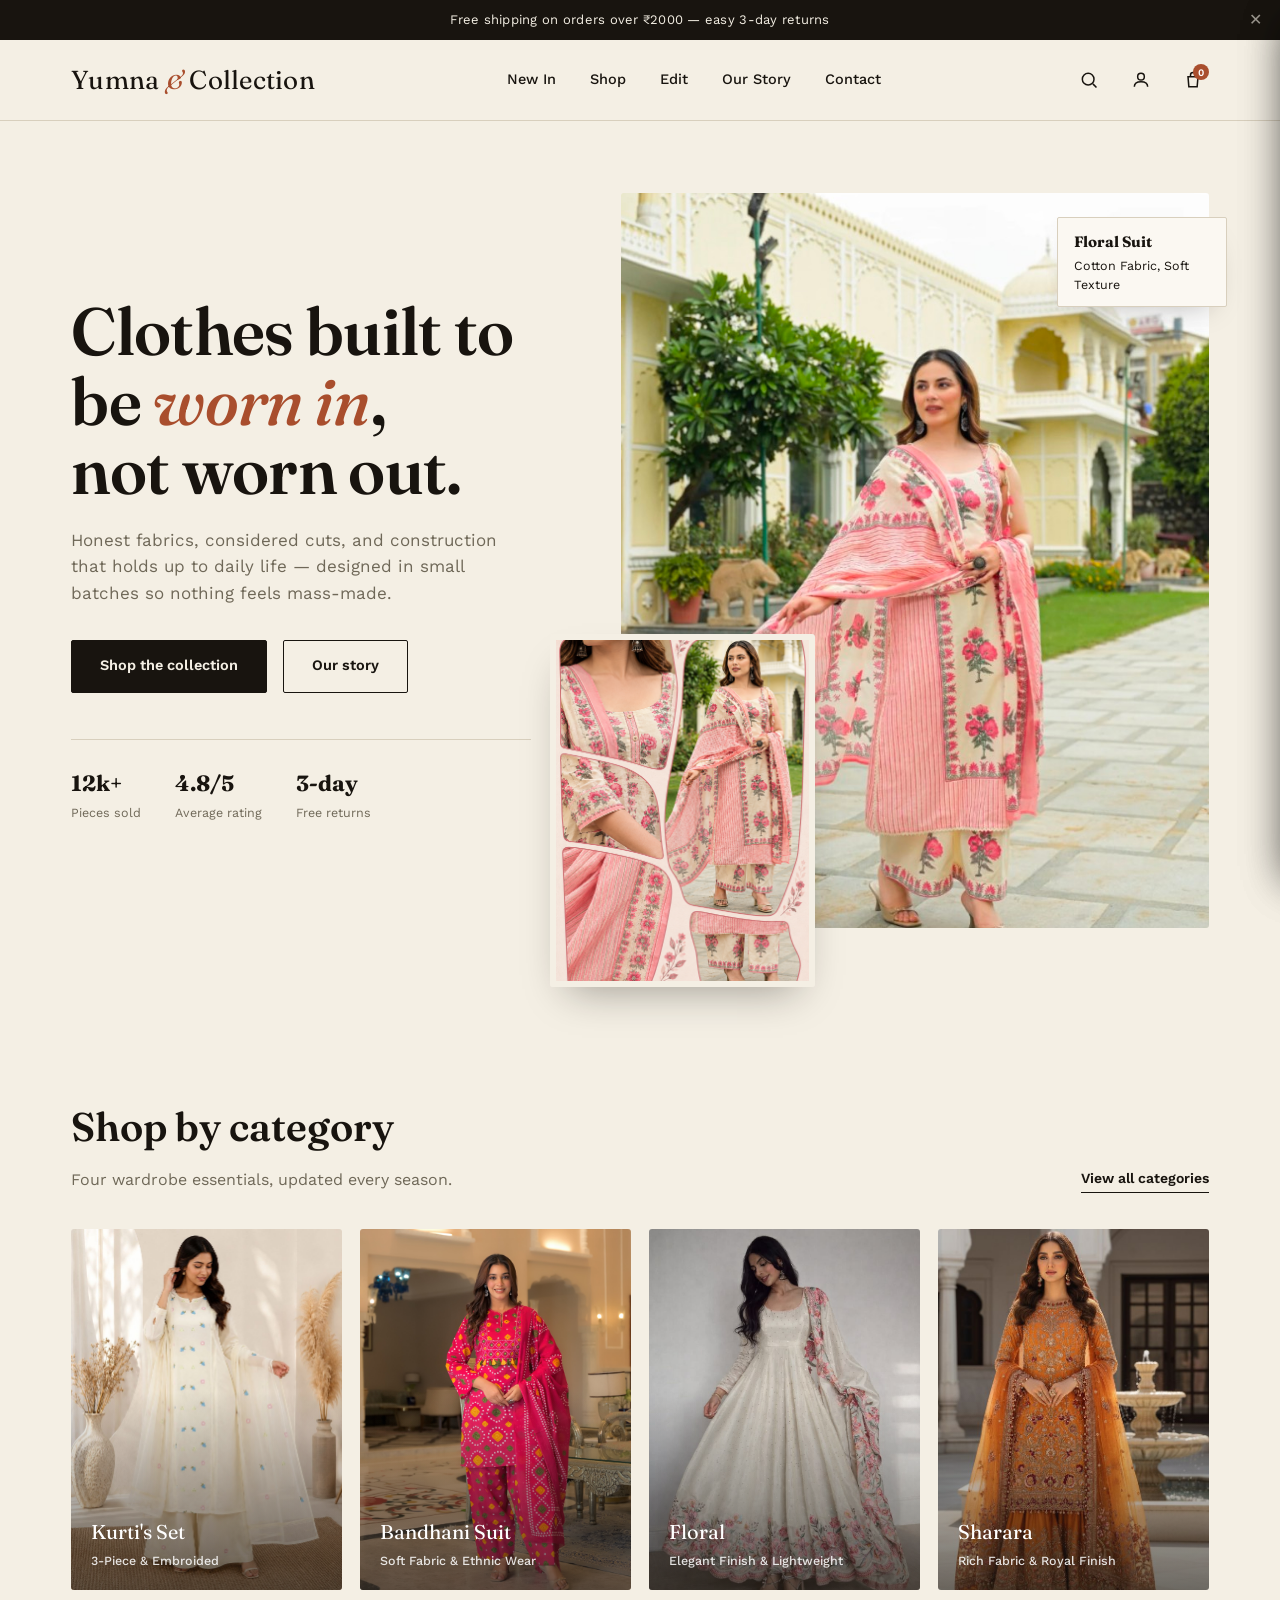
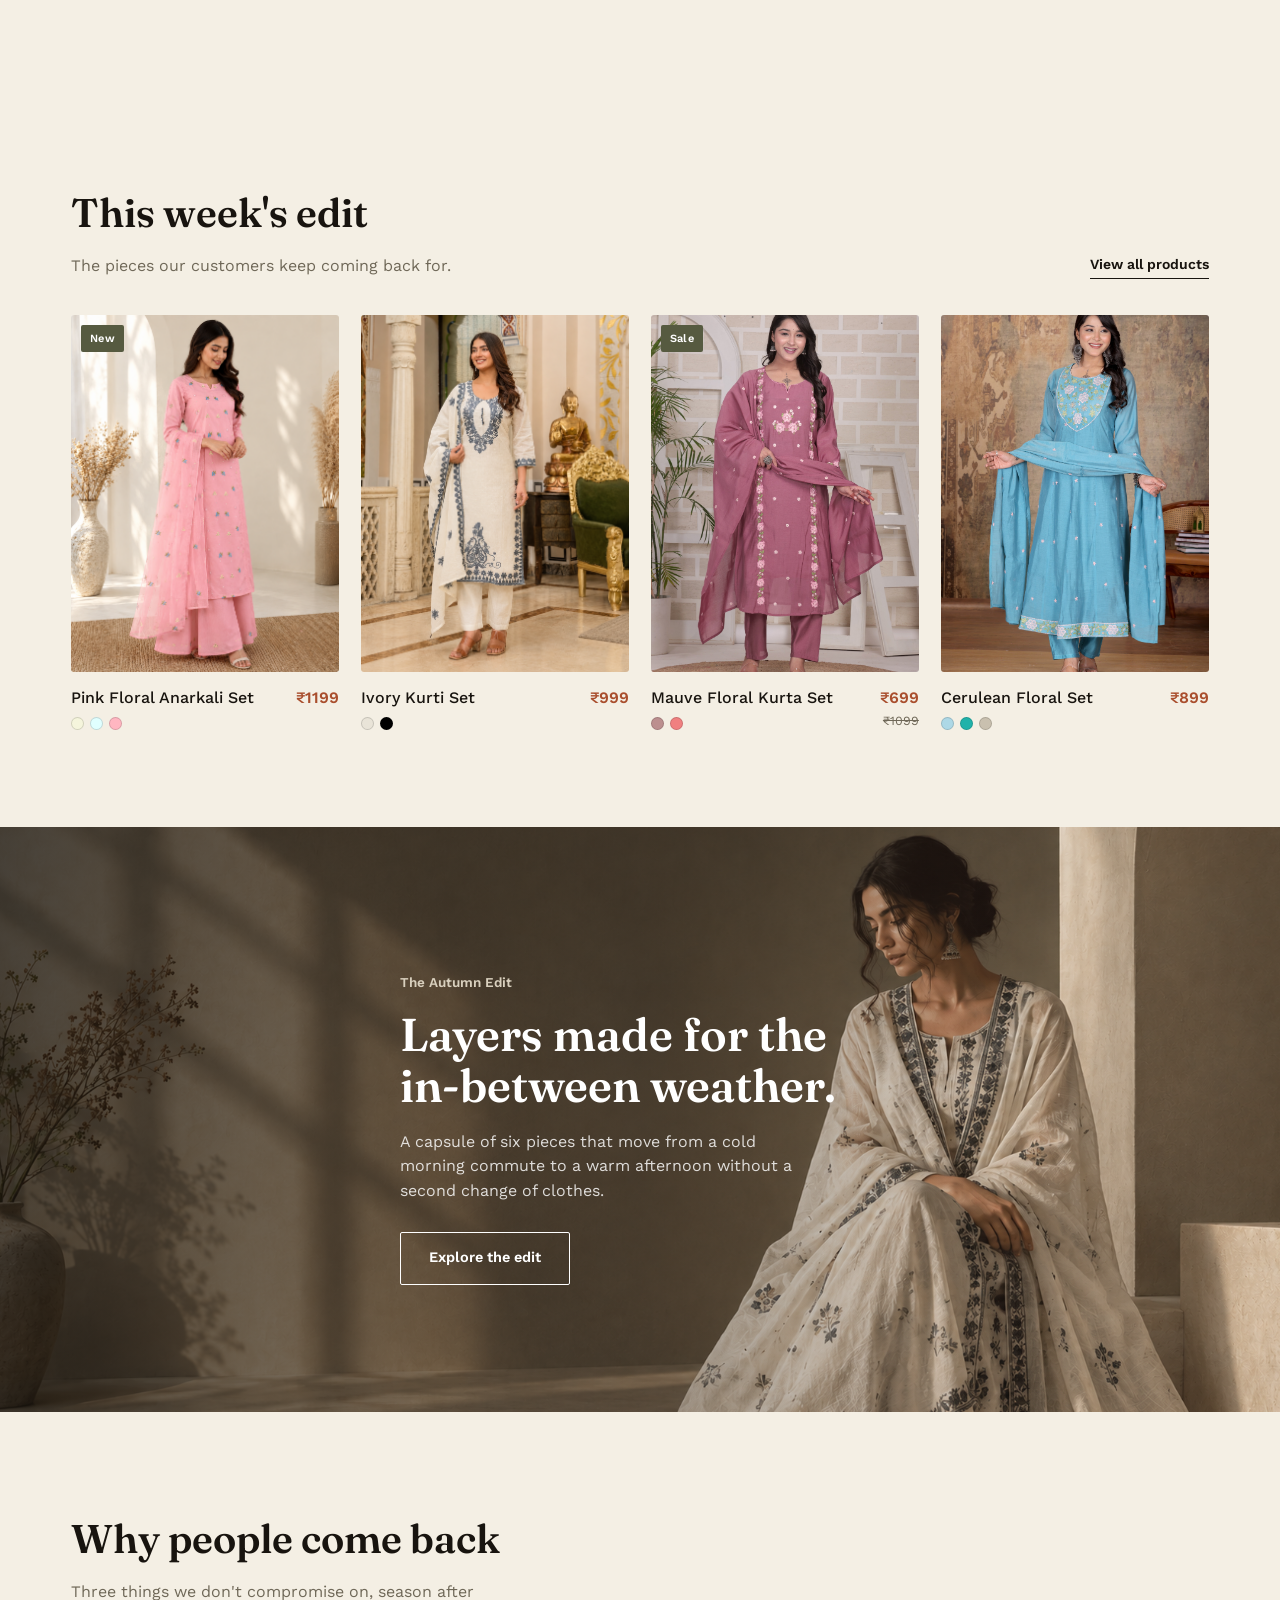
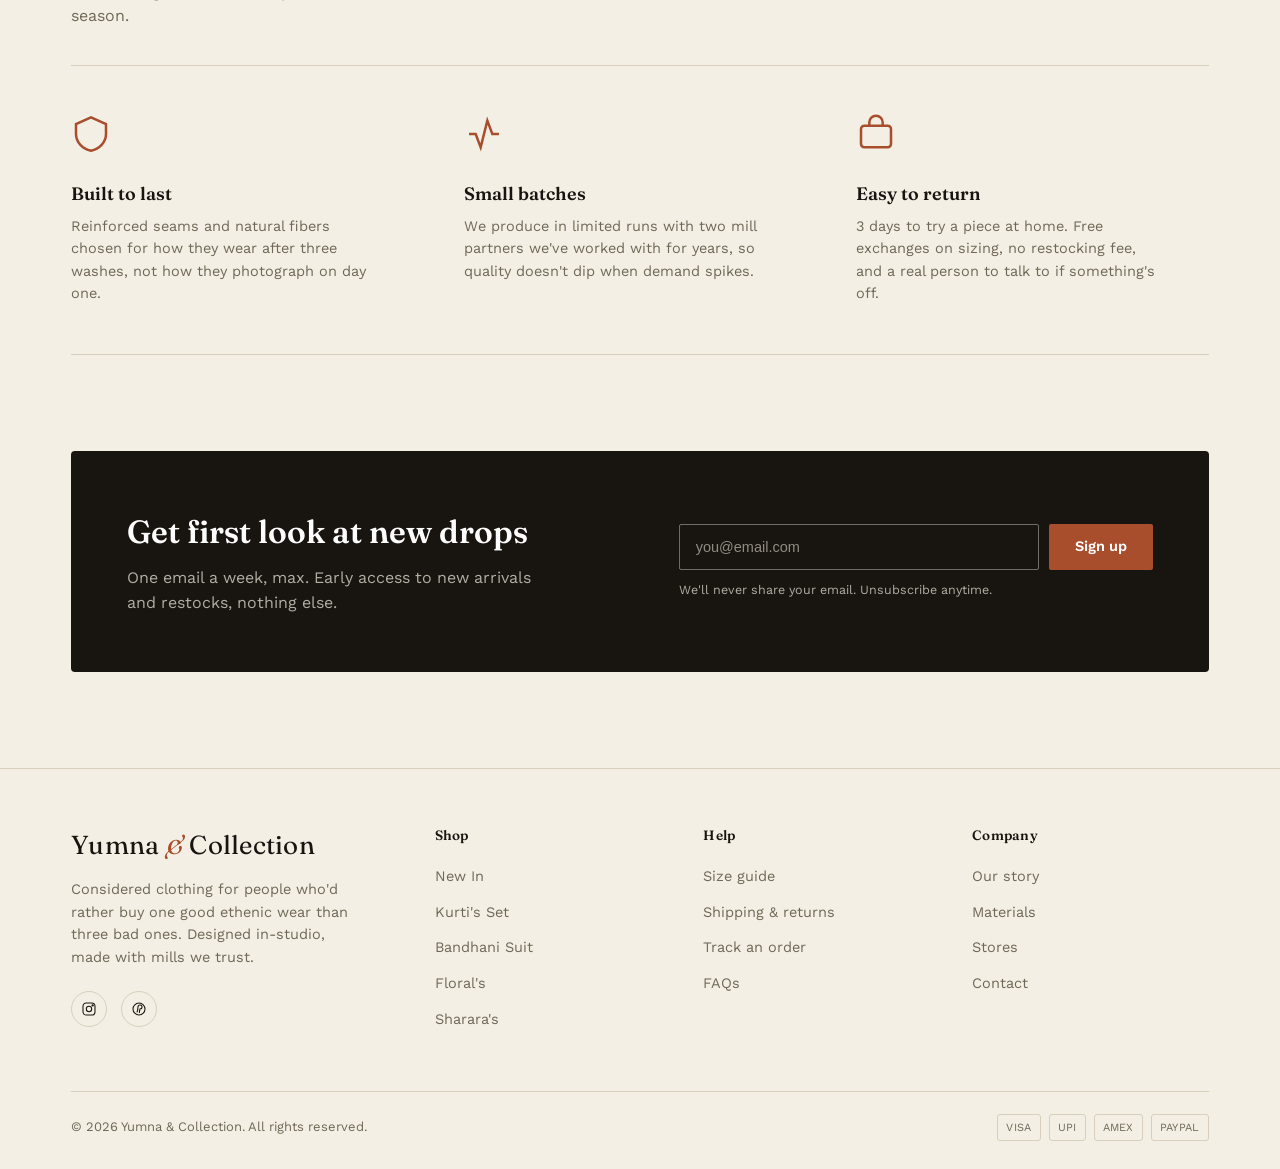
<file: index.html>
<!DOCTYPE html>
<html lang="en">
<head>
    <meta charset="UTF-8">
    <meta name="viewport" content="width=device-width, initial-scale=1.0">
    <title>Yumna Collection</title>
    <meta name="description" content="Yumna Collection — considered clothing, cut for everyday wear.">
    <link rel="stylesheet" href="style.css">
    <script src="script.js" defer></script>
    <link rel="preconnect" href="https://fonts.googleapis.com">
<link rel="preconnect" href="https://fonts.gstatic.com" crossorigin>
<link href="https://fonts.googleapis.com/css2?family=Fraunces:ital,opsz,wght@0,9..144,400;0,9..144,500;0,9..144,600;1,9..144,500&family=Work+Sans:wght@400;500;600&display=swap" rel="stylesheet">
</head>
<body>
    <!-- ================= ANNOUNCEMENT BAR ================= -->
<div class="announce" id="announceBar">
  Free shipping on orders over ₹2000 — easy 3-day returns
  <button id="announceClose" aria-label="Dismiss announcement">✕</button>
</div>

<!-- ================= HEADER ================= -->
<header class="site-header" id="siteHeader">
  <div class="wrap nav-row">
    <button class="menu-toggle" id="menuToggle" aria-label="Open menu" aria-expanded="false">
      <span></span><span></span><span></span>
    </button>

    <!-- REPLACE: brand name -->
    <a href="#top" class="brand-mark">Yumna <em>&amp;</em> Collection</a>

    <nav class="primary-nav" aria-label="Primary">
      <a href="#new-in">New In</a>
      <a href="#category">Shop</a>
      <a href="#lookbook">Edit</a>
      <a href="#story">Our Story</a>
      <a href="#contact">Contact</a>
    </nav>

    <div class="header-actions">
      <button class="icon-btn" id="searchOpen" aria-label="Search" aria-haspopup="true" aria-expanded="false">
        <svg viewBox="0 0 24 24" fill="none" stroke="currentColor" stroke-width="1.8"><circle cx="11" cy="11" r="7"/><line x1="21" y1="21" x2="16.65" y2="16.65"/></svg>
      </button>
      <a class="icon-btn" href="login.html" aria-label="Account, sign in or create account">
        <svg viewBox="0 0 24 24" fill="none" stroke="currentColor" stroke-width="1.8"><circle cx="12" cy="8" r="4"/><path d="M4 20c0-4 3.6-6 8-6s8 2 8 6"/></svg>
      </a>
      <button class="icon-btn bag-btn" id="cartOpen" aria-label="Bag" aria-haspopup="true" aria-expanded="false">
        <svg viewBox="0 0 24 24" fill="none" stroke="currentColor" stroke-width="1.8"><path d="M6 8h12l-1 12H7L6 8Z"/><path d="M9 8V6a3 3 0 0 1 6 0v2"/></svg>
        <span class="bag-count" id="bagCount" hidden>0</span>
      </button>
    </div>
  </div>
</header>

<!-- ================= MOBILE MENU PANEL ================= -->
<div class="scrim" id="scrim"></div>
<aside class="mobile-panel" id="mobilePanel">
  <div class="mobile-panel-head">
    <span class="brand-mark" style="font-size:20px;">Yumna <em>&amp;</em> Collection</span>
    <button class="icon-btn" id="panelClose" aria-label="Close menu">✕</button>
  </div>
  <nav aria-label="Mobile">
    <a href="#new-in">New In</a>
    <a href="#category">Shop</a>
    <a href="#lookbook">Edit</a>
    <a href="#story">Our Story</a>
    <a href="#contact">Contact</a>
    <a href="login.html">Account</a>
  </nav>
</aside>

<!-- ================= SEARCH OVERLAY ================= -->
<!-- Filters the products already in the page (see .product-card below) — no backend needed. -->
<div class="search-overlay" id="searchOverlay">
  <div class="wrap search-overlay-inner">
    <div class="search-field">
      <svg viewBox="0 0 24 24" fill="none" stroke="currentColor" stroke-width="1.8"><circle cx="11" cy="11" r="7"/><line x1="21" y1="21" x2="16.65" y2="16.65"/></svg>
      <input type="text" id="searchInput" placeholder="Search products…" autocomplete="off" aria-label="Search products">
      <button class="icon-btn" id="searchClose" aria-label="Close search">✕</button>
    </div>
    <p class="search-hint" id="searchHint">Start typing to search across all products.</p>
    <div class="search-results" id="searchResults"></div>
  </div>
</div>

<!-- ================= CART DRAWER ================= -->
<!-- Client-side cart: items are stored in the browser's localStorage under "yc_cart",
     so they persist between visits on the same device/browser. There is no server or
     payment processing here — wire the "Checkout" button to your real checkout flow
     (Stripe Checkout, a WhatsApp order-message link, your own backend, etc.) when ready. -->
<div class="scrim" id="cartScrim"></div>
<aside class="cart-drawer" id="cartDrawer" aria-label="Shopping bag">
  <div class="cart-head">
    <h3>Your Bag</h3>
    <button class="icon-btn" id="cartClose" aria-label="Close bag">✕</button>
  </div>
  <div class="cart-items" id="cartItems"><!-- populated by script.js --></div>
  <div class="cart-empty" id="cartEmpty">
    <p>Your bag is empty.</p>
  </div>
  <div class="cart-footer" id="cartFooter">
    <div class="cart-subtotal">
      <span>Subtotal</span>
      <strong id="cartSubtotal">₹0</strong>
    </div>
    <button class="btn btn-primary cart-checkout" id="cartCheckout">Checkout</button>
  </div>
</aside>

<!-- ================= SIZE GUIDE MODAL ================= -->
<!-- REPLACE the numbers in the table below with your brand's real measurements
     (all placeholder for now). Add/remove <tr> rows if your sizes differ. -->
<div class="scrim" id="sizeGuideScrim"></div>
<div class="modal" id="sizeGuideModal" role="dialog" aria-modal="true" aria-labelledby="sizeGuideTitle">
  <div class="modal-head">
    <h3 id="sizeGuideTitle">Size Guide</h3>
    <button class="icon-btn" id="sizeGuideClose" aria-label="Close size guide">✕</button>
  </div>
  <div class="modal-body">
    <p class="modal-note">All measurements are in inches. If you're between two sizes, we recommend sizing up.</p>
    <div class="size-table-wrap">
      <table class="size-table">
        <thead>
          <tr><th>Size</th><th>Bust</th><th>Waist</th><th>Hip</th><th>Shoulder</th><th>Length</th></tr>
        </thead>
        <tbody>
          <tr><td>XS</td><td>34</td><td>28</td><td>36</td><td>13.5</td><td>44</td></tr>
          <tr><td>S</td><td>36</td><td>30</td><td>38</td><td>14</td><td>45</td></tr>
          <tr><td>M</td><td>38</td><td>32</td><td>40</td><td>14.5</td><td>46</td></tr>
          <tr><td>L</td><td>40</td><td>34</td><td>42</td><td>15</td><td>47</td></tr>
          <tr><td>XL</td><td>42</td><td>36</td><td>44</td><td>15.5</td><td>48</td></tr>
          <tr><td>XXL</td><td>44</td><td>38</td><td>46</td><td>16</td><td>49</td></tr>
        </tbody>
      </table>
    </div>
    <p class="modal-note">
      <strong>How to measure:</strong> Bust — around the fullest part of your chest.
      Waist — around the narrowest part of your torso. Hip — around the fullest part
      of your hips. Shoulder — across the back from shoulder point to shoulder point.
      Length — from the highest shoulder point down to your desired hemline.
    </p>
  </div>
</div>

<!-- ================= SHIPPING & RETURNS / CONTACT MODAL ================= -->
<div class="scrim" id="returnsScrim"></div>
<div class="modal" id="returnsModal" role="dialog" aria-modal="true" aria-labelledby="returnsTitle">
  <div class="modal-head">
    <h3 id="returnsTitle">Shipping &amp; Returns</h3>
    <button class="icon-btn" id="returnsClose" aria-label="Close">✕</button>
  </div>
  <div class="modal-body">

    <div id="returnsFormWrap">
      <p class="modal-note">Not happy with your order, or have a shipping question? Tell us a bit more and we'll get back to you.</p>

      <form id="returnsForm" novalidate>
        <div class="form-field">
          <label for="returnsEmail">Your email</label>
          <input type="email" id="returnsEmail" placeholder="you@email.com" required>
        </div>

        <div class="form-field">
          <label>What's going on? <span class="field-hint">(select all that apply)</span></label>
          <div class="checkbox-group">
            <label class="checkbox-item"><input type="checkbox" name="reason" value="Wrong size"> Wrong size</label>
            <label class="checkbox-item"><input type="checkbox" name="reason" value="Didn't like the fabric"> Didn't like the fabric</label>
            <label class="checkbox-item"><input type="checkbox" name="reason" value="Item damaged"> Item arrived damaged</label>
            <label class="checkbox-item"><input type="checkbox" name="reason" value="Wrong item received"> Wrong item received</label>
            <label class="checkbox-item"><input type="checkbox" name="reason" value="Changed my mind"> Changed my mind</label>
            <label class="checkbox-item"><input type="checkbox" name="reason" value="Shipping delay"> Shipping is delayed</label>
            <label class="checkbox-item"><input type="checkbox" name="reason" value="Other"> Other</label>
          </div>
        </div>

        <div class="form-field">
          <label for="returnsMessage">Tell us more</label>
          <textarea id="returnsMessage" rows="4" placeholder="A few details help us sort this out faster..."></textarea>
        </div>

        <p class="form-error" id="returnsError"></p>

        <button type="submit" class="btn btn-primary" style="width:100%; justify-content:center;">Submit</button>
      </form>
    </div>

    <div id="returnsThanks" class="returns-thanks" hidden>
      <svg viewBox="0 0 24 24" fill="none" stroke="currentColor" stroke-width="1.6"><circle cx="12" cy="12" r="10"/><path d="M8 12.5l2.5 2.5L16 9.5"/></svg>
      <h4>Thanks — we'll reach out soon</h4>
      <p>We've got your message and will get back to you at the email you gave us, usually within 1–2 business days.</p>
    </div>

  </div>
</div>

<!-- ================= TRACK ORDER MODAL ================= -->
<!-- Front-end-only demo: this doesn't look up a real order (no backend exists to
     check). It collects the order number + email and shows an honest message —
     wire the form's submit handler in script.js to your real order/shipping
     platform (Shopify, Shiprocket, your own backend, etc.) to show live status. -->
<div class="scrim" id="trackScrim"></div>
<div class="modal" id="trackModal" role="dialog" aria-modal="true" aria-labelledby="trackTitle">
  <div class="modal-head">
    <h3 id="trackTitle">Track Your Order</h3>
    <button class="icon-btn" id="trackClose" aria-label="Close">✕</button>
  </div>
  <div class="modal-body">

    <div id="trackFormWrap">
      <p class="modal-note">Enter your order number and the email you used at checkout, and we'll look into it for you.</p>

      <form id="trackForm" novalidate>
        <div class="form-field">
          <label for="trackOrderId">Order number</label>
          <input type="text" id="trackOrderId" placeholder="e.g. YC10234" required>
        </div>
        <div class="form-field">
          <label for="trackEmail">Email used at checkout</label>
          <input type="email" id="trackEmail" placeholder="you@email.com" required>
        </div>

        <p class="form-error" id="trackError"></p>

        <button type="submit" class="btn btn-primary" style="width:100%; justify-content:center;">Check status</button>
      </form>
    </div>

    <div id="trackThanks" class="returns-thanks" hidden>
      <svg viewBox="0 0 24 24" fill="none" stroke="currentColor" stroke-width="1.6"><circle cx="12" cy="12" r="10"/><path d="M8 12.5l2.5 2.5L16 9.5"/></svg>
      <h4>Got it — we'll email you the update</h4>
      <p>Live order tracking isn't connected yet, so we've noted your order number and will send its current status to your email shortly.</p>
    </div>

  </div>
</div>

<!-- ================= FAQ MODAL ================= -->
<!-- REPLACE the questions/answers below with your own. Each .faq-item toggles
     independently when its question is clicked — no JS changes needed to add
     or remove one, just copy/paste a .faq-item block. -->
<div class="scrim" id="faqScrim"></div>
<div class="modal" id="faqModal" role="dialog" aria-modal="true" aria-labelledby="faqTitle">
  <div class="modal-head">
    <h3 id="faqTitle">Frequently Asked Questions</h3>
    <button class="icon-btn" id="faqClose" aria-label="Close">✕</button>
  </div>
  <div class="modal-body">
    <div class="faq-list">

      <div class="faq-item">
        <button type="button" class="faq-question">
          How long does delivery take?
          <svg viewBox="0 0 24 24" fill="none" stroke="currentColor" stroke-width="2"><path d="M6 9l6 6 6-6"/></svg>
        </button>
        <div class="faq-answer"><p>Orders typically arrive within 5–7 business days across India. You'll get a shipping confirmation email once your order is dispatched.</p></div>
      </div>

      <div class="faq-item">
        <button type="button" class="faq-question">
          What's your return policy?
          <svg viewBox="0 0 24 24" fill="none" stroke="currentColor" stroke-width="2"><path d="M6 9l6 6 6-6"/></svg>
        </button>
        <div class="faq-answer"><p>You can request a return within 3 days of delivery. Items must be unworn, unwashed, and in their original packaging.</p></div>
      </div>

      <div class="faq-item">
        <button type="button" class="faq-question">
          Do you offer Cash on Delivery?
          <svg viewBox="0 0 24 24" fill="none" stroke="currentColor" stroke-width="2"><path d="M6 9l6 6 6-6"/></svg>
        </button>
        <div class="faq-answer"><p>Yes — Cash on Delivery is available on most pin codes across India. You'll see the option at checkout if it's available for your address; a small COD handling fee may apply.</p></div>
      </div>

      <div class="faq-item">
        <button type="button" class="faq-question">
          How do I know my size?
          <svg viewBox="0 0 24 24" fill="none" stroke="currentColor" stroke-width="2"><path d="M6 9l6 6 6-6"/></svg>
        </button>
        <div class="faq-answer"><p>Check the <a href="#" id="faqSizeGuideLink">Size Guide</a> for detailed measurements before you order.</p></div>
      </div>

      <div class="faq-item">
        <button type="button" class="faq-question">
          Can I change or cancel my order?
          <svg viewBox="0 0 24 24" fill="none" stroke="currentColor" stroke-width="2"><path d="M6 9l6 6 6-6"/></svg>
        </button>
        <div class="faq-answer"><p>Yes — contact us within 12 hours of placing your order and we'll do our best to update the size, address, or cancel it before it ships.</p></div>
      </div>

    </div>
  </div>
</div>

<main id="top">

  <!-- ================= HERO ================= -->
  <section class="hero" id="new-in">
    <div class="wrap hero-grid">
      <div class="hero-copy">
        <h1>Clothes built to<br>be <span class="accent">worn in</span>,<br>not worn out.</h1>
        <p class="lede">Honest fabrics, considered cuts, and construction that holds up to daily life — designed in small batches so nothing feels mass-made.</p>
        <div class="hero-ctas">
          <a href="#category" class="btn btn-primary">Shop the collection</a>
          <a href="#story" class="btn btn-ghost">Our story</a>
        </div>
        <div class="hero-stats">
          <div><strong>12k+</strong><span>Pieces sold</span></div>
          <div><strong>4.8/5</strong><span>Average rating</span></div>
          <div><strong>3-day</strong><span>Free returns</span></div>
        </div>
      </div>

      <div class="hero-media">
        <!-- REPLACE: main hero photo, portrait crop, ~1000x1250px -->
        <div class="frame-1">
          <img class="ph" src="home/image/frame-1.jpeg" alt="Floral Suit">
        </div>
        <!-- REPLACE: secondary detail photo, ~600x800px -->
        <div class="frame-2">
          <img class="ph" src="home/image/detailed-shot.png" alt="Floral Suit Detailed">
        </div>
        <div class="hero-tag"><strong>Floral Suit</strong>Cotton Fabric, Soft Texture</div>
      </div>
    </div>
  </section>

  <!-- ================= CATEGORY RAIL ================= -->
  <section class="section" id="category">
    <div class="wrap">
      <div class="section-head">
        <div>
          <h2>Shop by category</h2>
          <p>Four wardrobe essentials, updated every season.</p>
        </div>
        <a href="category.html" class="section-link">View all categories</a>
      </div>

      <div class="category-rail">
        <!-- Each category-card: REPLACE image + label. The href's ?cat= value
             must match a data-cat on a .category-tab in category.html, and
             a data-category on the matching .product-card below. -->
        <a href="category.html?cat=kurti" class="category-card">
          <img class="ph" src="home/image/kurti.jpeg" alt="kurti">
          <span class="label">Kurti's Set<span>3-Piece &amp; Embroided</span></span>
        </a>
        <a href="category.html?cat=bandhani" class="category-card">
          <img class="ph" src="home/image/bandhani.png" alt="Bandhani">
          <span class="label">Bandhani Suit<span>Soft Fabric &amp; Ethnic Wear</span></span>
        </a>
        <a href="category.html?cat=floral" class="category-card">
          <img class="ph" src="home/image/anarkali.png" alt="Anarkali">
          <span class="label">Floral<span>Elegant Finish &amp; Lightweight</span></span>
        </a>
        <a href="category.html?cat=sharara" class="category-card">
          <img class="ph" src="home/image/sharara.jpeg" alt="Sharara">
          <span class="label">Sharara<span>Rich Fabric &amp; Royal Finish</span></span>
        </a>
      </div>
    </div>
  </section>

  <!-- ================= FEATURED PRODUCTS ================= -->
  <section class="section" id="bestsellers">
    <div class="wrap">
      <div class="section-head">
        <div>
          <h2>This week's edit</h2>
          <p>The pieces our customers keep coming back for.</p>
        </div>
        <a href="category.html" class="section-link">View all products</a>
      </div>

      <div class="product-grid">

        <!-- PRODUCT CARD — duplicate this block for each product.
             Swap the two images (main + alt shown on hover), name, price, and colors.
             data-id / data-name / data-price / data-image are read by script.js for the search bar —
             keep data-id unique per card and data-price a plain number (no ₹ sign). -->
        <div class="product-card" data-id="p1" data-name="Pink Floral Anarkali Set" data-price="1199" data-image="home/image/ph-main1.png" data-category="floral">
          <div class="product-media">
            <span class="product-tag">New</span>
            <img class="ph main" src="home/image/ph-main1.png" alt="Pink Floral Anarkali Set">
            <img class="ph alt" src="home/image/ph-alt1.png" alt="Pink Floral Anarkali Set Backview">
            <button class="product-quickadd">Quick add</button>
          </div>
          <div class="product-info">
            <div>
              <h3>Pink Floral Anarkali Set</h3>
              <div class="swatches">
                <i style="background:beige"></i><i style="background:lightcyan"></i><i style="background:lightpink"></i>
              </div>
            </div>
            <div class="product-price"><span class="now">₹1199</span></div>
          </div>
        </div>

        <div class="product-card" data-id="p2" data-name="Ivory Kurti Set" data-price="999" data-image="home/image/ph-main2.png" data-category="kurti">
          <div class="product-media">
            <img class="ph main" src="home/image/ph-main2.png" alt="Ivory Kurti Set">
            <img class="ph alt" src="home/image/ph-alt2.png" alt="Ivory Kurti Set backview">
            <button class="product-quickadd">Quick add</button>
          </div>
          <div class="product-info">
            <div>
              <h3>Ivory Kurti Set</h3>
              <div class="swatches">
                <i style="background:#e9e4d8"></i><i style="background:black"></i>
              </div>
            </div>
            <div class="product-price"><span class="now">₹999</span></div>
          </div>
        </div>

        <div class="product-card" data-id="p3" data-name="Mauve Floral Kurta Set" data-price="699" data-image="home/image/ph-main3.jpeg" data-category="kurti">
          <div class="product-media">
            <span class="product-tag">Sale</span>
            <img class="ph main" src="home/image/ph-main3.jpeg" alt="Mauve Floral Kurta Set">
            <img class="ph alt" src="home/image/ph-alt3.png" alt="Mauve Floral Kurta Set Backview">
            <button class="product-quickadd">Quick add</button>
          </div>
          <div class="product-info">
            <div>
              <h3>Mauve Floral Kurta Set</h3>
              <div class="swatches">
                <i style="background:rosybrown"></i><i style="background:lightcoral"></i>
              </div>
            </div>
            <div class="product-price"><span class="now">₹699</span><span class="was">₹1099</span></div>
          </div>
        </div>

        <div class="product-card" data-id="p4" data-name="Cerulean Floral Set" data-price="899" data-image="home/image/ph-main4.jpeg" data-category="floral">
          <div class="product-media">
            <img class="ph main" src="home/image/ph-main4.jpeg" alt="Cerulean Floral Set">
            <img class="ph alt" src="home/image/ph-alt4.png" alt="Cerulean Floral Set Backview">
            <button class="product-quickadd">Quick add</button>
          </div>
          <div class="product-info">
            <div>
              <h3>Cerulean Floral Set</h3>
              <div class="swatches">
                <i style="background:lightblue"></i><i style="background:lightseagreen"></i><i style="background:#c9c0af"></i>
              </div>
            </div>
            <div class="product-price"><span class="now">₹899</span></div>
          </div>
        </div>

      </div>
    </div>
  </section>

  <!-- ================= LOOKBOOK BANNER ================= -->
  <section class="lookbook" id="lookbook">
    <!-- REPLACE: full-bleed lookbook photo, wide crop, ~1800x1000px -->
    <img class="ph" src="home/image/lookbook.png" alt="Autumn lookbook editorial photo">
    <div class="wrap">
      <div class="lookbook-content">
        <p class="hero-eyebrow">The Autumn Edit</p>
        <h2>Layers made for the in-between weather.</h2>
        <p>A capsule of six pieces that move from a cold morning commute to a warm afternoon without a second change of clothes.</p>
        <a href="category.html" class="btn btn-ghost">Explore the edit</a>
      </div>
    </div>
  </section>

  <!-- ================= VALUES / STORY ================= -->
  <section class="section" id="story">
    <div class="wrap">
      <div class="section-head">
        <div>
          <h2>Why people come back</h2>
          <p>Three things we don't compromise on, season after season.</p>
        </div>
      </div>

      <div class="values">
        <div class="value-item">
          <svg class="glyph" viewBox="0 0 24 24" fill="none" stroke="currentColor" stroke-width="1.5"><path d="M12 2 3 6v6c0 5 4 9 9 10 5-1 9-5 9-10V6l-9-4Z"/></svg>
          <h3>Built to last</h3>
          <p>Reinforced seams and natural fibers chosen for how they wear after three washes, not how they photograph on day one.</p>
        </div>
        <div class="value-item">
          <svg class="glyph" viewBox="0 0 24 24" fill="none" stroke="currentColor" stroke-width="1.5"><path d="M3 12h4l3 8 4-16 3 8h4"/></svg>
          <h3>Small batches</h3>
          <p>We produce in limited runs with two mill partners we've worked with for years, so quality doesn't dip when demand spikes.</p>
        </div>
        <div class="value-item">
          <svg class="glyph" viewBox="0 0 24 24" fill="none" stroke="currentColor" stroke-width="1.5"><rect x="3" y="7" width="18" height="13" rx="2"/><path d="M8 7V5a4 4 0 0 1 8 0v2"/></svg>
          <h3>Easy to return</h3>
          <p>3 days to try a piece at home. Free exchanges on sizing, no restocking fee, and a real person to talk to if something's off.</p>
        </div>
      </div>
    </div>
  </section>

  <!-- ================= NEWSLETTER ================= -->
  <section class="section" style="padding-top:0;" id="contact">
    <div class="wrap">
      <div class="newsletter">
        <div>
          <h2>Get first look at new drops</h2>
          <p>One email a week, max. Early access to new arrivals and restocks, nothing else.</p>
        </div>
        <div>
          <form class="newsletter-form" id="newsletterForm" novalidate>
            <input type="email" id="newsletterEmail" placeholder="you@email.com" aria-label="Email address" required>
            <button type="submit">Sign up</button>
          </form>
          <p class="newsletter-note" id="newsletterNote">We'll never share your email. Unsubscribe anytime.</p>
        </div>
      </div>
    </div>
  </section>

</main>

<!-- ================= FOOTER ================= -->
<footer>
  <div class="wrap">
    <div class="footer-grid">
      <div class="footer-brand">
        <!-- REPLACE: brand name -->
        <span class="brand-mark">Yumna <em>&amp;</em> Collection</span>
        <p>Considered clothing for people who'd rather buy one good ethenic wear than three bad ones. Designed in-studio, made with mills we trust.</p>
        <div class="footer-social" aria-label="Social links">
          <a href="https://www.instagram.com/" aria-label="Instagram"><svg viewBox="0 0 24 24" fill="none" stroke="currentColor" stroke-width="1.6"><rect x="3" y="3" width="18" height="18" rx="5"/><circle cx="12" cy="12" r="4"/><circle cx="17.5" cy="6.5" r="1"/></svg></a>
          <a href="https://in.pinterest.com/" aria-label="Pinterest"><svg viewBox="0 0 24 24" fill="none" stroke="currentColor" stroke-width="1.6"><circle cx="12" cy="12" r="9"/><path d="M9 17c1-3 1.5-6 1.5-8a3 3 0 1 1 3 3c-.5 2-1 4.5-1 6"/></svg></a>
        </div>
      </div>

      <div class="footer-col">
        <h4>Shop</h4>
        <ul>
          <li><a href="#bestsellers">New In</a></li>
          <li><a href="category.html?cat=kurti">Kurti's Set</a></li>
          <li><a href="category.html?cat=bandhani">Bandhani Suit</a></li>
          <li><a href="category.html?cat=floral">Floral's</a></li>
          <li><a href="category.html?cat=sharara">Sharara's</a></li>
        </ul>
      </div>

      <div class="footer-col">
        <h4>Help</h4>
        <ul>
          <li><a href="#" id="sizeGuideOpen">Size guide</a></li>
          <li><a href="#" id="returnsOpen">Shipping &amp; returns</a></li>
          <li><a href="#" id="trackOpen">Track an order</a></li>
          <li><a href="#" id="faqOpen">FAQs</a></li>
        </ul>
      </div>

      <div class="footer-col">
        <h4>Company</h4>
        <ul>
          <li><a href="#story">Our story</a></li>
          <!-- NOTE: no "Materials" or "Stores" section/page exists yet on this
               site — these two still point to "#" on purpose. Point them at a
               real page/section once you have one, or remove them. -->
          <li><a href="#">Materials</a></li>
          <li><a href="#">Stores</a></li>
          <li><a href="#contact">Contact</a></li>
        </ul>
      </div>
    </div>

    <div class="footer-bottom">
      <span>© <span id="year"></span> Yumna &amp; Collection. All rights reserved.</span>
      <div class="payments">
        <span>VISA</span><span>UPI</span><span>AMEX</span><span>PAYPAL</span>
      </div>
    </div>
  </div>
</footer>

<button class="to-top" id="toTop" aria-label="Back to top">
  <svg viewBox="0 0 24 24" fill="none" stroke="currentColor" stroke-width="2"><path d="M12 19V5M5 12l7-7 7 7"/></svg>
</button>
</body>
</html>
</file>
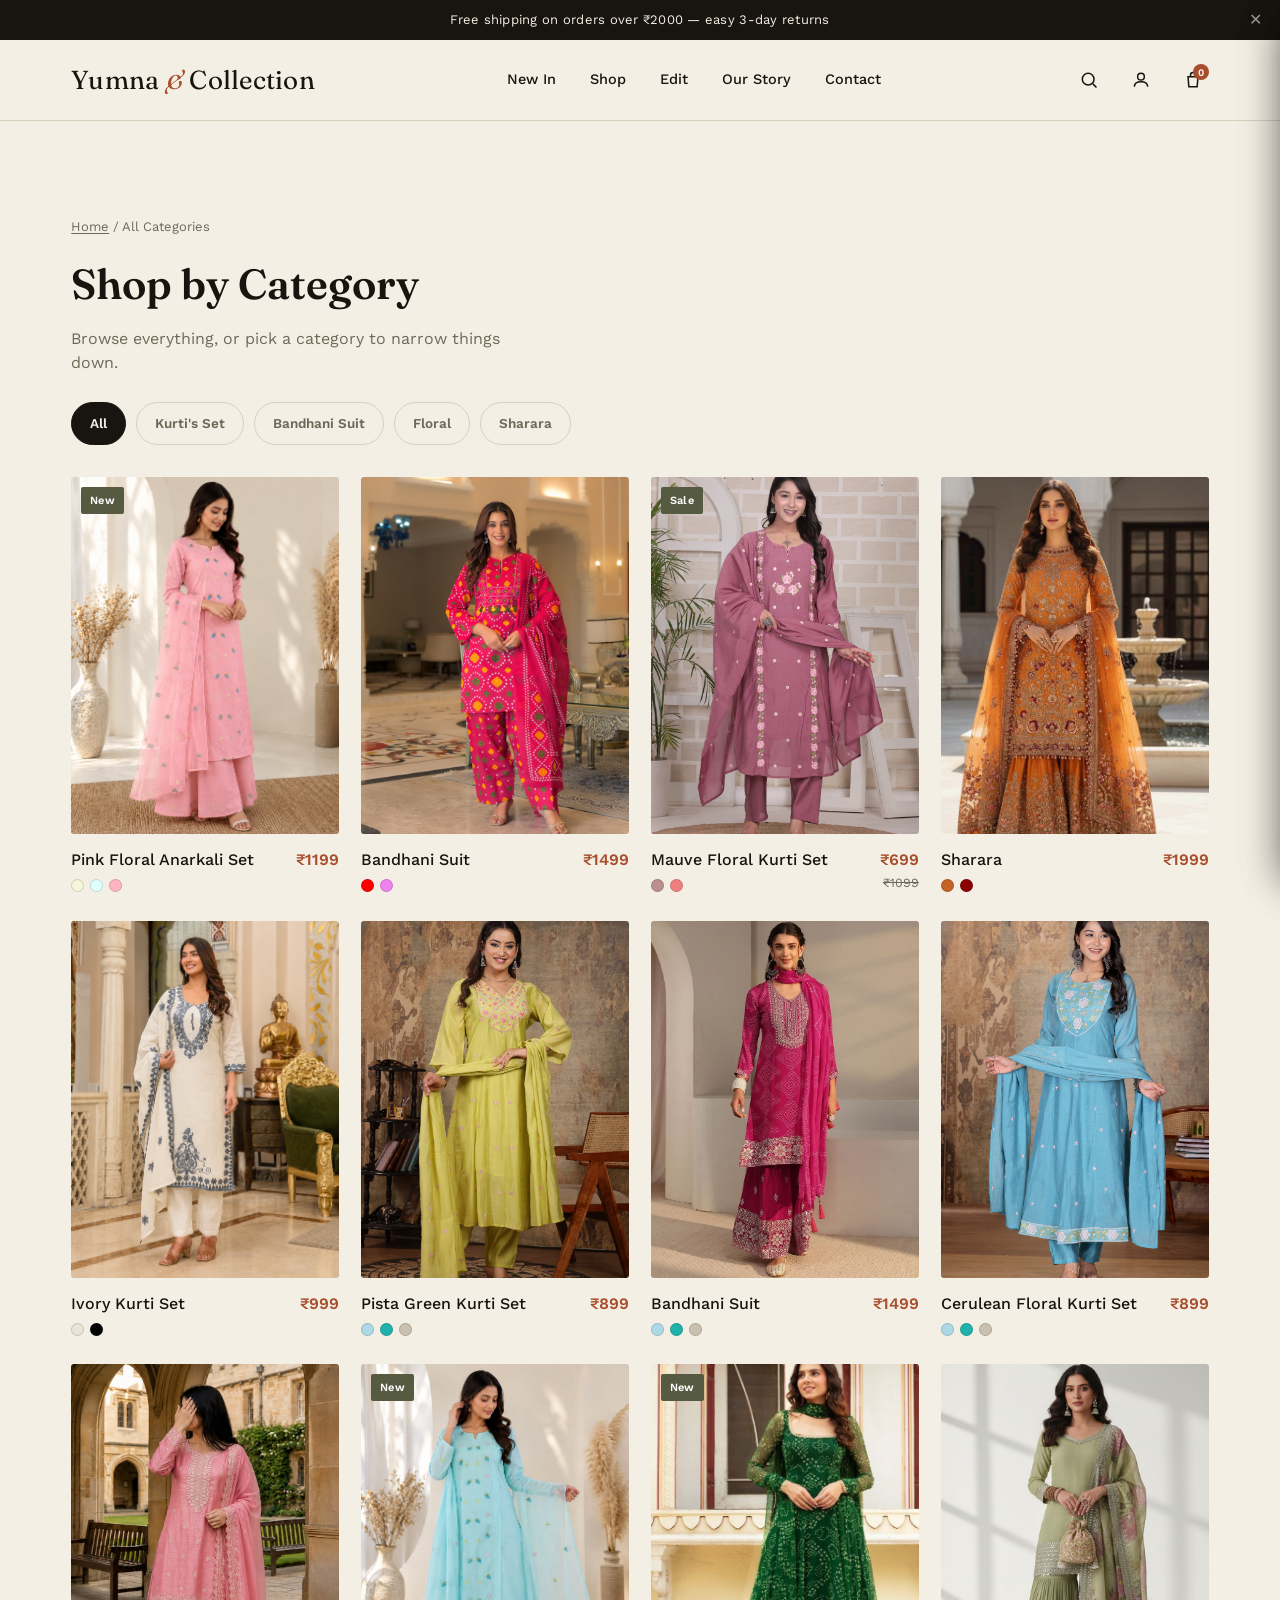
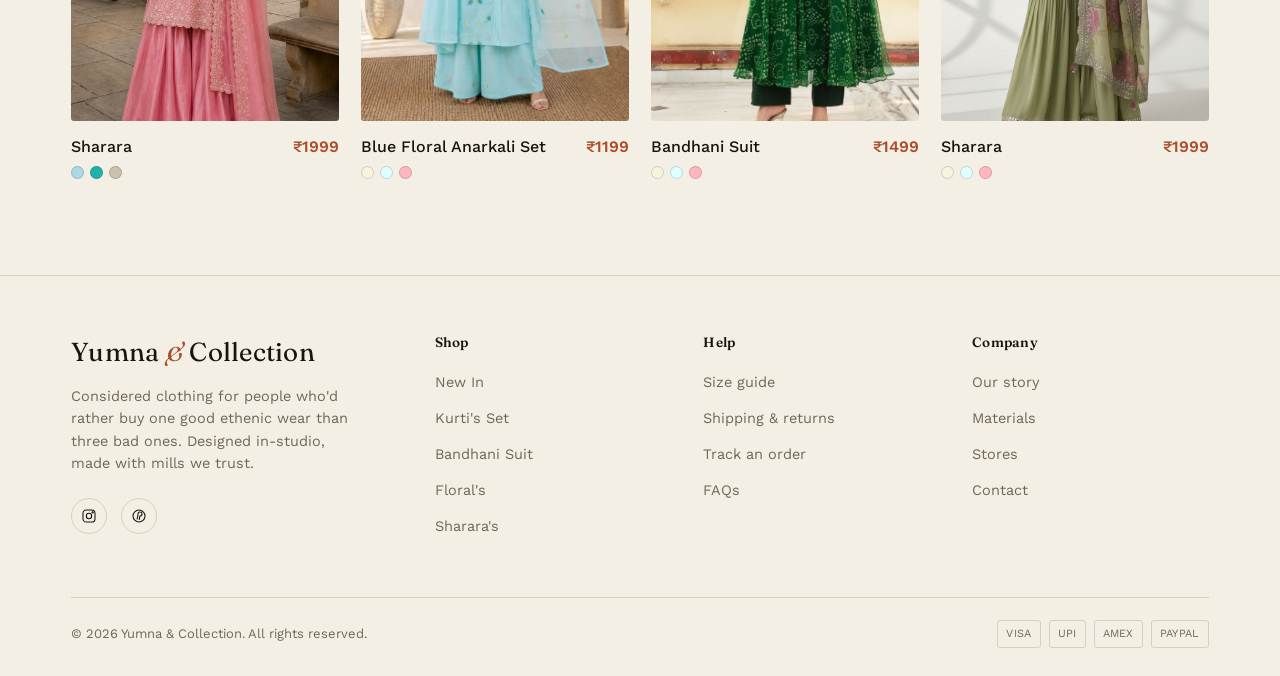
<file: category.html>
<!DOCTYPE html>
<html lang="en">
<head>
    <meta charset="UTF-8">
    <meta name="viewport" content="width=device-width, initial-scale=1.0">
    <title>Shop by Category — Yumna Collection</title>
    <meta name="description" content="Browse Yumna Collection by category — Kurti's Set, Bandhani Suit, Floral, and Sharara.">
    <link rel="stylesheet" href="style.css">
    <!-- Category filtering lives inside script.js (second block) — there is
         no separate categories.js file, so it is not loaded here anymore. -->
    <script src="script.js" defer></script>
    <link rel="preconnect" href="https://fonts.googleapis.com">
<link rel="preconnect" href="https://fonts.gstatic.com" crossorigin>
<link href="https://fonts.googleapis.com/css2?family=Fraunces:ital,opsz,wght@0,9..144,400;0,9..144,500;0,9..144,600;1,9..144,500&family=Work+Sans:wght@400;500;600&display=swap" rel="stylesheet">
</head>
<body>
    <!-- ================= ANNOUNCEMENT BAR ================= -->
<div class="announce" id="announceBar">
  Free shipping on orders over ₹2000 — easy 3-day returns
  <button id="announceClose" aria-label="Dismiss announcement">✕</button>
</div>

<!-- ================= HEADER =================
     Same header as index.html. Nav links point back to index.html's sections
     since those sections don't exist on this page. -->
<header class="site-header" id="siteHeader">
  <div class="wrap nav-row">
    <button class="menu-toggle" id="menuToggle" aria-label="Open menu" aria-expanded="false">
      <span></span><span></span><span></span>
    </button>

    <!-- REPLACE: brand name -->
    <a href="index.html" class="brand-mark">Yumna <em>&amp;</em> Collection</a>

    <nav class="primary-nav" aria-label="Primary">
      <a href="index.html#new-in">New In</a>
      <a href="index.html#category">Shop</a>
      <a href="index.html#lookbook">Edit</a>
      <a href="index.html#story">Our Story</a>
      <a href="index.html#contact">Contact</a>
    </nav>

    <div class="header-actions">
      <button class="icon-btn" id="searchOpen" aria-label="Search" aria-haspopup="true" aria-expanded="false">
        <svg viewBox="0 0 24 24" fill="none" stroke="currentColor" stroke-width="1.8"><circle cx="11" cy="11" r="7"/><line x1="21" y1="21" x2="16.65" y2="16.65"/></svg>
      </button>
      <a class="icon-btn" href="login.html" aria-label="Account, sign in or create account">
        <svg viewBox="0 0 24 24" fill="none" stroke="currentColor" stroke-width="1.8"><circle cx="12" cy="8" r="4"/><path d="M4 20c0-4 3.6-6 8-6s8 2 8 6"/></svg>
      </a>
      <button class="icon-btn bag-btn" id="cartOpen" aria-label="Bag" aria-haspopup="true" aria-expanded="false">
        <svg viewBox="0 0 24 24" fill="none" stroke="currentColor" stroke-width="1.8"><path d="M6 8h12l-1 12H7L6 8Z"/><path d="M9 8V6a3 3 0 0 1 6 0v2"/></svg>
        <span class="bag-count" id="bagCount" hidden>0</span>
      </button>
    </div>
  </div>
</header>

<!-- ================= MOBILE MENU PANEL ================= -->
<div class="scrim" id="scrim"></div>
<aside class="mobile-panel" id="mobilePanel">
  <div class="mobile-panel-head">
    <span class="brand-mark" style="font-size:20px;">Yumna <em>&amp;</em> Collection</span>
    <button class="icon-btn" id="panelClose" aria-label="Close menu">✕</button>
  </div>
  <nav aria-label="Mobile">
    <a href="index.html#new-in">New In</a>
    <a href="index.html#category">Shop</a>
    <a href="index.html#lookbook">Edit</a>
    <a href="index.html#story">Our Story</a>
    <a href="index.html#contact">Contact</a>
    <a href="login.html">Account</a>
  </nav>
</aside>

<!-- ================= SEARCH OVERLAY ================= -->
<!-- Filters the products already in the page (see .product-card below) — no backend needed. -->
<div class="search-overlay" id="searchOverlay">
  <div class="wrap search-overlay-inner">
    <div class="search-field">
      <svg viewBox="0 0 24 24" fill="none" stroke="currentColor" stroke-width="1.8"><circle cx="11" cy="11" r="7"/><line x1="21" y1="21" x2="16.65" y2="16.65"/></svg>
      <input type="text" id="searchInput" placeholder="Search products…" autocomplete="off" aria-label="Search products">
      <button class="icon-btn" id="searchClose" aria-label="Close search">✕</button>
    </div>
    <p class="search-hint" id="searchHint">Start typing to search across all products.</p>
    <div class="search-results" id="searchResults"></div>
  </div>
</div>

<!-- ================= CART DRAWER ================= -->
<!-- Client-side cart: items are stored in the browser's localStorage under "yc_cart",
     so they persist between visits on the same device/browser, including here. -->
<div class="scrim" id="cartScrim"></div>
<aside class="cart-drawer" id="cartDrawer" aria-label="Shopping bag">
  <div class="cart-head">
    <h3>Your Bag</h3>
    <button class="icon-btn" id="cartClose" aria-label="Close bag">✕</button>
  </div>
  <div class="cart-items" id="cartItems"><!-- populated by script.js --></div>
  <div class="cart-empty" id="cartEmpty">
    <p>Your bag is empty.</p>
  </div>
  <div class="cart-footer" id="cartFooter">
    <div class="cart-subtotal">
      <span>Subtotal</span>
      <strong id="cartSubtotal">₹0</strong>
    </div>
    <button class="btn btn-primary cart-checkout" id="cartCheckout">Checkout</button>
  </div>
</aside>

<!-- ================= SIZE GUIDE MODAL ================= -->
<!-- REPLACE the numbers in the table below with your brand's real measurements
     (all placeholder for now). Add/remove <tr> rows if your sizes differ. -->
<div class="scrim" id="sizeGuideScrim"></div>
<div class="modal" id="sizeGuideModal" role="dialog" aria-modal="true" aria-labelledby="sizeGuideTitle">
  <div class="modal-head">
    <h3 id="sizeGuideTitle">Size Guide</h3>
    <button class="icon-btn" id="sizeGuideClose" aria-label="Close size guide">✕</button>
  </div>
  <div class="modal-body">
    <p class="modal-note">All measurements are in inches. If you're between two sizes, we recommend sizing up.</p>
    <div class="size-table-wrap">
      <table class="size-table">
        <thead>
          <tr><th>Size</th><th>Bust</th><th>Waist</th><th>Hip</th><th>Shoulder</th><th>Length</th></tr>
        </thead>
        <tbody>
          <tr><td>XS</td><td>34</td><td>28</td><td>36</td><td>13.5</td><td>44</td></tr>
          <tr><td>S</td><td>36</td><td>30</td><td>38</td><td>14</td><td>45</td></tr>
          <tr><td>M</td><td>38</td><td>32</td><td>40</td><td>14.5</td><td>46</td></tr>
          <tr><td>L</td><td>40</td><td>34</td><td>42</td><td>15</td><td>47</td></tr>
          <tr><td>XL</td><td>42</td><td>36</td><td>44</td><td>15.5</td><td>48</td></tr>
          <tr><td>XXL</td><td>44</td><td>38</td><td>46</td><td>16</td><td>49</td></tr>
        </tbody>
      </table>
    </div>
    <p class="modal-note">
      <strong>How to measure:</strong> Bust — around the fullest part of your chest.
      Waist — around the narrowest part of your torso. Hip — around the fullest part
      of your hips. Shoulder — across the back from shoulder point to shoulder point.
      Length — from the highest shoulder point down to your desired hemline.
    </p>
  </div>
</div>

<!-- ================= SHIPPING & RETURNS / CONTACT MODAL ================= -->
<div class="scrim" id="returnsScrim"></div>
<div class="modal" id="returnsModal" role="dialog" aria-modal="true" aria-labelledby="returnsTitle">
  <div class="modal-head">
    <h3 id="returnsTitle">Shipping &amp; Returns</h3>
    <button class="icon-btn" id="returnsClose" aria-label="Close">✕</button>
  </div>
  <div class="modal-body">

    <div id="returnsFormWrap">
      <p class="modal-note">Not happy with your order, or have a shipping question? Tell us a bit more and we'll get back to you.</p>

      <form id="returnsForm" novalidate>
        <div class="form-field">
          <label for="returnsEmail">Your email</label>
          <input type="email" id="returnsEmail" placeholder="you@email.com" required>
        </div>

        <div class="form-field">
          <label>What's going on? <span class="field-hint">(select all that apply)</span></label>
          <div class="checkbox-group">
            <label class="checkbox-item"><input type="checkbox" name="reason" value="Wrong size"> Wrong size</label>
            <label class="checkbox-item"><input type="checkbox" name="reason" value="Didn't like the fabric"> Didn't like the fabric</label>
            <label class="checkbox-item"><input type="checkbox" name="reason" value="Item damaged"> Item arrived damaged</label>
            <label class="checkbox-item"><input type="checkbox" name="reason" value="Wrong item received"> Wrong item received</label>
            <label class="checkbox-item"><input type="checkbox" name="reason" value="Changed my mind"> Changed my mind</label>
            <label class="checkbox-item"><input type="checkbox" name="reason" value="Shipping delay"> Shipping is delayed</label>
            <label class="checkbox-item"><input type="checkbox" name="reason" value="Other"> Other</label>
          </div>
        </div>

        <div class="form-field">
          <label for="returnsMessage">Tell us more</label>
          <textarea id="returnsMessage" rows="4" placeholder="A few details help us sort this out faster..."></textarea>
        </div>

        <p class="form-error" id="returnsError"></p>

        <button type="submit" class="btn btn-primary" style="width:100%; justify-content:center;">Submit</button>
      </form>
    </div>

    <div id="returnsThanks" class="returns-thanks" hidden>
      <svg viewBox="0 0 24 24" fill="none" stroke="currentColor" stroke-width="1.6"><circle cx="12" cy="12" r="10"/><path d="M8 12.5l2.5 2.5L16 9.5"/></svg>
      <h4>Thanks — we'll reach out soon</h4>
      <p>We've got your message and will get back to you at the email you gave us, usually within 1–2 business days.</p>
    </div>

  </div>
</div>

<!-- ================= TRACK ORDER MODAL ================= -->
<!-- Front-end-only demo: this doesn't look up a real order (no backend exists to
     check). It collects the order number + email and shows an honest message —
     wire the form's submit handler in script.js to your real order/shipping
     platform (Shopify, Shiprocket, your own backend, etc.) to show live status. -->
<div class="scrim" id="trackScrim"></div>
<div class="modal" id="trackModal" role="dialog" aria-modal="true" aria-labelledby="trackTitle">
  <div class="modal-head">
    <h3 id="trackTitle">Track Your Order</h3>
    <button class="icon-btn" id="trackClose" aria-label="Close">✕</button>
  </div>
  <div class="modal-body">

    <div id="trackFormWrap">
      <p class="modal-note">Enter your order number and the email you used at checkout, and we'll look into it for you.</p>

      <form id="trackForm" novalidate>
        <div class="form-field">
          <label for="trackOrderId">Order number</label>
          <input type="text" id="trackOrderId" placeholder="e.g. YC10234" required>
        </div>
        <div class="form-field">
          <label for="trackEmail">Email used at checkout</label>
          <input type="email" id="trackEmail" placeholder="you@email.com" required>
        </div>

        <p class="form-error" id="trackError"></p>

        <button type="submit" class="btn btn-primary" style="width:100%; justify-content:center;">Check status</button>
      </form>
    </div>

    <div id="trackThanks" class="returns-thanks" hidden>
      <svg viewBox="0 0 24 24" fill="none" stroke="currentColor" stroke-width="1.6"><circle cx="12" cy="12" r="10"/><path d="M8 12.5l2.5 2.5L16 9.5"/></svg>
      <h4>Got it — we'll email you the update</h4>
      <p>Live order tracking isn't connected yet, so we've noted your order number and will send its current status to your email shortly.</p>
    </div>

  </div>
</div>

<!-- ================= FAQ MODAL ================= -->
<!-- REPLACE the questions/answers below with your own. Each .faq-item toggles
     independently when its question is clicked — no JS changes needed to add
     or remove one, just copy/paste a .faq-item block. -->
<div class="scrim" id="faqScrim"></div>
<div class="modal" id="faqModal" role="dialog" aria-modal="true" aria-labelledby="faqTitle">
  <div class="modal-head">
    <h3 id="faqTitle">Frequently Asked Questions</h3>
    <button class="icon-btn" id="faqClose" aria-label="Close">✕</button>
  </div>
  <div class="modal-body">
    <div class="faq-list">

      <div class="faq-item">
        <button type="button" class="faq-question">
          How long does delivery take?
          <svg viewBox="0 0 24 24" fill="none" stroke="currentColor" stroke-width="2"><path d="M6 9l6 6 6-6"/></svg>
        </button>
        <div class="faq-answer"><p>Orders typically arrive within 5–7 business days across India. You'll get a shipping confirmation email once your order is dispatched.</p></div>
      </div>

      <div class="faq-item">
        <button type="button" class="faq-question">
          What's your return policy?
          <svg viewBox="0 0 24 24" fill="none" stroke="currentColor" stroke-width="2"><path d="M6 9l6 6 6-6"/></svg>
        </button>
        <div class="faq-answer"><p>You can request a return within 3 days of delivery. Items must be unworn, unwashed, and in their original packaging.</p></div>
      </div>

      <div class="faq-item">
        <button type="button" class="faq-question">
          Do you offer Cash on Delivery?
          <svg viewBox="0 0 24 24" fill="none" stroke="currentColor" stroke-width="2"><path d="M6 9l6 6 6-6"/></svg>
        </button>
        <div class="faq-answer"><p>Yes — Cash on Delivery is available on most pin codes across India. You'll see the option at checkout if it's available for your address; a small COD handling fee may apply.</p></div>
      </div>

      <div class="faq-item">
        <button type="button" class="faq-question">
          How do I know my size?
          <svg viewBox="0 0 24 24" fill="none" stroke="currentColor" stroke-width="2"><path d="M6 9l6 6 6-6"/></svg>
        </button>
        <div class="faq-answer"><p>Check the <a href="#" id="faqSizeGuideLink">Size Guide</a> for detailed measurements before you order.</p></div>
      </div>

      <div class="faq-item">
        <button type="button" class="faq-question">
          Can I change or cancel my order?
          <svg viewBox="0 0 24 24" fill="none" stroke="currentColor" stroke-width="2"><path d="M6 9l6 6 6-6"/></svg>
        </button>
        <div class="faq-answer"><p>Yes — contact us within 12 hours of placing your order and we'll do our best to update the size, address, or cancel it before it ships.</p></div>
      </div>

    </div>
  </div>
</div>

<main id="top">

  <!-- ================= CATEGORY PAGE HEAD ================= -->
  <section class="section category-page-head">
    <div class="wrap">
      <p class="breadcrumb"><a href="index.html">Home</a> / <span id="categoryTitle">All Categories</span></p>
      <h1 id="categoryHeading">Shop by Category</h1>
      <p class="lede">Browse everything, or pick a category to narrow things down.</p>

      <!-- data-cat on each tab must match a data-category value on the
           .product-card elements below, and the ?cat= value used in
           index.html's category-rail links. -->
      <div class="category-tabs" role="tablist" id="categoryTabs">
        <a href="category.html?cat=all" class="category-tab" data-cat="all">All</a>
        <a href="category.html?cat=kurti" class="category-tab" data-cat="kurti">Kurti's Set</a>
        <a href="category.html?cat=bandhani" class="category-tab" data-cat="bandhani">Bandhani Suit</a>
        <a href="category.html?cat=floral" class="category-tab" data-cat="floral">Floral</a>
        <a href="category.html?cat=sharara" class="category-tab" data-cat="sharara">Sharara</a>
      </div>
    </div>
  </section>

  <!-- ================= FILTERED PRODUCT GRID ================= -->
  <section class="section" style="padding-top:0;">
    <div class="wrap">

      <p class="category-empty" id="categoryEmpty" hidden>
        No products in this category yet — check back soon, or browse another category above.
      </p>

      <div class="product-grid">

        <!-- Same product cards as index.html's "This week's edit" — kept in sync
             manually since this is a static site. Each needs data-category so
             the tabs above can filter it; everything else (data-id/name/price/
             image) is what the cart and search already use.
             IMPORTANT: data-category must exactly match a data-cat value on the
             tabs above — lowercase, single word (kurti / bandhani / floral /
             sharara). data-image must exactly match the visible <img class="main">
             src, since that's what the search overlay and cart drawer show. -->
        <div class="product-card" data-id="p1" data-name="Pink Floral Anarkali Set" data-price="1199" data-image="home/image/ph-main1.png" data-category="floral">
          <div class="product-media">
            <span class="product-tag">New</span>
            <img class="ph main" src="home/image/ph-main1.png" alt="Pink Floral Anarkali Set">
            <img class="ph alt" src="home/image/ph-alt1.png" alt="Pink Floral Anarkali Set Backview">
            <button class="product-quickadd">Quick add</button>
          </div>
          <div class="product-info">
            <div>
              <h3>Pink Floral Anarkali Set</h3>
              <div class="swatches">
                <i style="background:beige"></i><i style="background:lightcyan"></i><i style="background:lightpink"></i>
              </div>
            </div>
            <div class="product-price"><span class="now">₹1199</span></div>
          </div>
        </div>

        <div class="product-card" data-id="p2" data-name="Bandhani Suit" data-price="1499" data-image="home/image/bandhani.png" data-category="bandhani">
          <div class="product-media">
            <img class="ph main" src="home/image/bandhani.png" alt="Bandhani Suit">
            <img class="ph alt" src="home/image/bandhani-back.png" alt="Bandhani Suit backview">
            <button class="product-quickadd">Quick add</button>
          </div>
          <div class="product-info">
            <div>
              <h3>Bandhani Suit</h3>
              <div class="swatches">
                <i style="background:red"></i><i style="background:violet"></i>
              </div>
            </div>
            <div class="product-price"><span class="now">₹1499</span></div>
          </div>
        </div>

        <div class="product-card" data-id="p3" data-name="Mauve Floral Kurti Set" data-price="699" data-image="home/image/ph-main3.jpeg" data-category="kurti">
          <div class="product-media">
            <span class="product-tag">Sale</span>
            <img class="ph main" src="home/image/ph-main3.jpeg" alt="Mauve Floral Kurti Set">
            <img class="ph alt" src="home/image/ph-alt3.png" alt="Mauve Floral Kurta Set Backview">
            <button class="product-quickadd">Quick add</button>
          </div>
          <div class="product-info">
            <div>
              <h3>Mauve Floral Kurti Set</h3>
              <div class="swatches">
                <i style="background:rosybrown"></i><i style="background:lightcoral"></i>
              </div>
            </div>
            <div class="product-price"><span class="now">₹699</span><span class="was">₹1099</span></div>
          </div>
        </div>

        <div class="product-card" data-id="p4" data-name="Sharara" data-price="1999" data-image="home/image/sharara.jpeg" data-category="sharara">
          <div class="product-media">
            <img class="ph main" src="home/image/sharara.jpeg" alt="Sharara">
            <img class="ph alt" src="home/image/sharara-back.png" alt="Sharara backview">
            <button class="product-quickadd">Quick add</button>
          </div>
          <div class="product-info">
            <div>
              <h3>Sharara</h3>
              <div class="swatches">
                <i style="background:#C26426"></i><i style="background:darkred"></i>
              </div>
            </div>
            <div class="product-price"><span class="now">₹1999</span></div>
          </div>
        </div>

        <div class="product-card" data-id="p5" data-name="Ivory Kurti Set" data-price="999" data-image="home/image/ph-main2.png" data-category="kurti">
          <div class="product-media">
            <img class="ph main" src="home/image/ph-main2.png" alt="Ivory Kurti Set">
            <img class="ph alt" src="home/image/ph-alt2.png" alt="Ivory Kurti Set backview">
            <button class="product-quickadd">Quick add</button>
          </div>
          <div class="product-info">
            <div>
              <h3>Ivory Kurti Set</h3>
              <div class="swatches">
                <i style="background:#e9e4d8"></i><i style="background:black"></i>
              </div>
            </div>
            <div class="product-price"><span class="now">₹999</span></div>
          </div>
        </div>

        <div class="product-card" data-id="p6" data-name="Pista Green Kurti Set" data-price="899" data-image="home/image/kurti-category (1).jpeg" data-category="kurti">
          <div class="product-media">
            <img class="ph main" src="home/image/kurti-category (1).jpeg" alt="Pista Green Kurti Set">
            <img class="ph alt" src="home/image/kurti-category back 1.png" alt="Pista Green Kurti Set">
            <button class="product-quickadd">Quick add</button>
          </div>
          <div class="product-info">
            <div>
              <h3>Pista Green Kurti Set</h3>
              <div class="swatches">
                <i style="background:lightblue"></i><i style="background:lightseagreen"></i><i style="background:#c9c0af"></i>
              </div>
            </div>
            <div class="product-price"><span class="now">₹899</span></div>
          </div>
        </div>

        <div class="product-card" data-id="p7" data-name="Bandhani Suit" data-price="1499" data-image="home/image/bandhani suit (1).jpeg" data-category="bandhani">
          <div class="product-media">
            <img class="ph main" src="home/image/bandhani suit (1).jpeg" alt="Bandhani Suit">
            <img class="ph alt" src="home/image/bandhani1 back.png" alt="Bandhani Suit back">
            <button class="product-quickadd">Quick add</button>
          </div>
          <div class="product-info">
            <div>
              <h3>Bandhani Suit</h3>
              <div class="swatches">
                <i style="background:lightblue"></i><i style="background:lightseagreen"></i><i style="background:#c9c0af"></i>
              </div>
            </div>
            <div class="product-price"><span class="now">₹1499</span></div>
          </div>
        </div>

        <div class="product-card" data-id="p8" data-name="Cerulean Floral Kurti Set" data-price="899" data-image="home/image/ph-main4.jpeg" data-category="floral">
          <div class="product-media">
            <img class="ph main" src="home/image/ph-main4.jpeg" alt="Cerulean Floral Kurti Set">
            <img class="ph alt" src="home/image/ph-alt4.png" alt="Cerulean Floral Set Backview">
            <button class="product-quickadd">Quick add</button>
          </div>
          <div class="product-info">
            <div>
              <h3>Cerulean Floral Kurti Set</h3>
              <div class="swatches">
                <i style="background:lightblue"></i><i style="background:lightseagreen"></i><i style="background:#c9c0af"></i>
              </div>
            </div>
            <div class="product-price"><span class="now">₹899</span></div>
          </div>
        </div>

        <div class="product-card" data-id="p9" data-name="Sharara" data-price="899" data-image="home/image/sharara suit (10).jpeg" data-category="sharara">
          <div class="product-media">
            <img class="ph main" src="home/image/sharara suit (10).jpeg" alt="Sharara">
            <img class="ph alt" src="home/image/Sharara 1 back.png" alt="Sharara Backview">
            <button class="product-quickadd">Quick add</button>
          </div>
          <div class="product-info">
            <div>
              <h3>Sharara</h3>
              <div class="swatches">
                <i style="background:lightblue"></i><i style="background:lightseagreen"></i><i style="background:#c9c0af"></i>
              </div>
            </div>
            <div class="product-price"><span class="now">₹1999</span></div>
          </div>
        </div>

        <div class="product-card" data-id="p10" data-name="Blue Floral Anarkali Set" data-price="1199" data-image="home/image/kurti-category (9).jpeg" data-category="floral">
          <div class="product-media">
            <span class="product-tag">New</span>
            <img class="ph main" src="home/image/kurti-category (9).jpeg" alt="blue Floral Anarkali Set">
            <img class="ph alt" src="home/image/kurti-category (9) 1.png" alt="blue Floral Anarkali Set Backview">
            <button class="product-quickadd">Quick add</button>
          </div>
          <div class="product-info">
            <div>
              <h3>Blue Floral Anarkali Set</h3>
              <div class="swatches">
                <i style="background:beige"></i><i style="background:lightcyan"></i><i style="background:lightpink"></i>
              </div>
            </div>
            <div class="product-price"><span class="now">₹1199</span></div>
          </div>
        </div>

         <div class="product-card" data-id="p11" data-name="Bandhani Suit" data-price="1499" data-image="home/image/bandhani suit (2).jpeg" data-category="bandhani">
          <div class="product-media">
            <span class="product-tag">New</span>
            <img class="ph main" src="home/image/bandhani suit (2).jpeg" alt="Bandhani Suit">
            <img class="ph alt" src="home/image/bandhani suit (2) back.jpeg" alt="Bandhani Suit backview">
            <button class="product-quickadd">Quick add</button>
          </div>
          <div class="product-info">
            <div>
              <h3>Bandhani Suit</h3>
              <div class="swatches">
                <i style="background:beige"></i><i style="background:lightcyan"></i><i style="background:lightpink"></i>
              </div>
            </div>
            <div class="product-price"><span class="now">₹1499</span></div>
          </div>
        </div>

        <div class="product-card" data-id="p12" data-name="Sharara" data-price="1999" data-image="home/image/sharara suit (5).jpeg" data-category="sharara">
          <div class="product-media">
            <img class="ph main" src="home/image/sharara suit (5).jpeg" alt="Sharara">
            <img class="ph alt" src="home/image/sharara suit (5) back.jpeg" alt="Sharara backview">
            <button class="product-quickadd">Quick add</button>
          </div>
          <div class="product-info">
            <div>
              <h3>Sharara</h3>
              <div class="swatches">
                <i style="background:beige"></i><i style="background:lightcyan"></i><i style="background:lightpink"></i>
              </div>
            </div>
            <div class="product-price"><span class="now">₹1999</span></div>
          </div>
        </div>


      </div>
    </div>
  </section>

</main>

<!-- ================= FOOTER ================= -->
<footer>
  <div class="wrap">
    <div class="footer-grid">
      <div class="footer-brand">
        <!-- REPLACE: brand name -->
        <span class="brand-mark">Yumna <em>&amp;</em> Collection</span>
        <p>Considered clothing for people who'd rather buy one good ethenic wear than three bad ones. Designed in-studio, made with mills we trust.</p>
        <div class="footer-social" aria-label="Social links">
          <a href="https://www.instagram.com/" aria-label="Instagram"><svg viewBox="0 0 24 24" fill="none" stroke="currentColor" stroke-width="1.6"><rect x="3" y="3" width="18" height="18" rx="5"/><circle cx="12" cy="12" r="4"/><circle cx="17.5" cy="6.5" r="1"/></svg></a>
          <a href="https://in.pinterest.com/" aria-label="Pinterest"><svg viewBox="0 0 24 24" fill="none" stroke="currentColor" stroke-width="1.6"><circle cx="12" cy="12" r="9"/><path d="M9 17c1-3 1.5-6 1.5-8a3 3 0 1 1 3 3c-.5 2-1 4.5-1 6"/></svg></a>
        </div>
      </div>

      <div class="footer-col">
        <h4>Shop</h4>
        <ul>
          <li><a href="index.html#bestsellers">New In</a></li>
          <li><a href="category.html?cat=kurti">Kurti's Set</a></li>
          <li><a href="category.html?cat=bandhani">Bandhani Suit</a></li>
          <li><a href="category.html?cat=floral">Floral's</a></li>
          <li><a href="category.html?cat=sharara">Sharara's</a></li>
        </ul>
      </div>

      <div class="footer-col">
        <h4>Help</h4>
        <ul>
          <li><a href="#" id="sizeGuideOpen">Size guide</a></li>
          <li><a href="#" id="returnsOpen">Shipping &amp; returns</a></li>
          <li><a href="#" id="trackOpen">Track an order</a></li>
          <li><a href="#" id="faqOpen">FAQs</a></li>
        </ul>
      </div>

      <div class="footer-col">
        <h4>Company</h4>
        <ul>
          <li><a href="index.html#story">Our story</a></li>
          <!-- NOTE: no "Materials" or "Stores" section/page exists yet — still
               "#" on purpose. Point them at a real page/section once you have one. -->
          <li><a href="#">Materials</a></li>
          <li><a href="#">Stores</a></li>
          <li><a href="index.html#contact">Contact</a></li>
        </ul>
      </div>
    </div>

    <div class="footer-bottom">
      <span>© <span id="year"></span> Yumna &amp; Collection. All rights reserved.</span>
      <div class="payments">
        <span>VISA</span><span>UPI</span><span>AMEX</span><span>PAYPAL</span>
      </div>
    </div>
  </div>
</footer>

<button class="to-top" id="toTop" aria-label="Back to top">
  <svg viewBox="0 0 24 24" fill="none" stroke="currentColor" stroke-width="2"><path d="M12 19V5M5 12l7-7 7 7"/></svg>
</button>
</body>
</html>
</file>
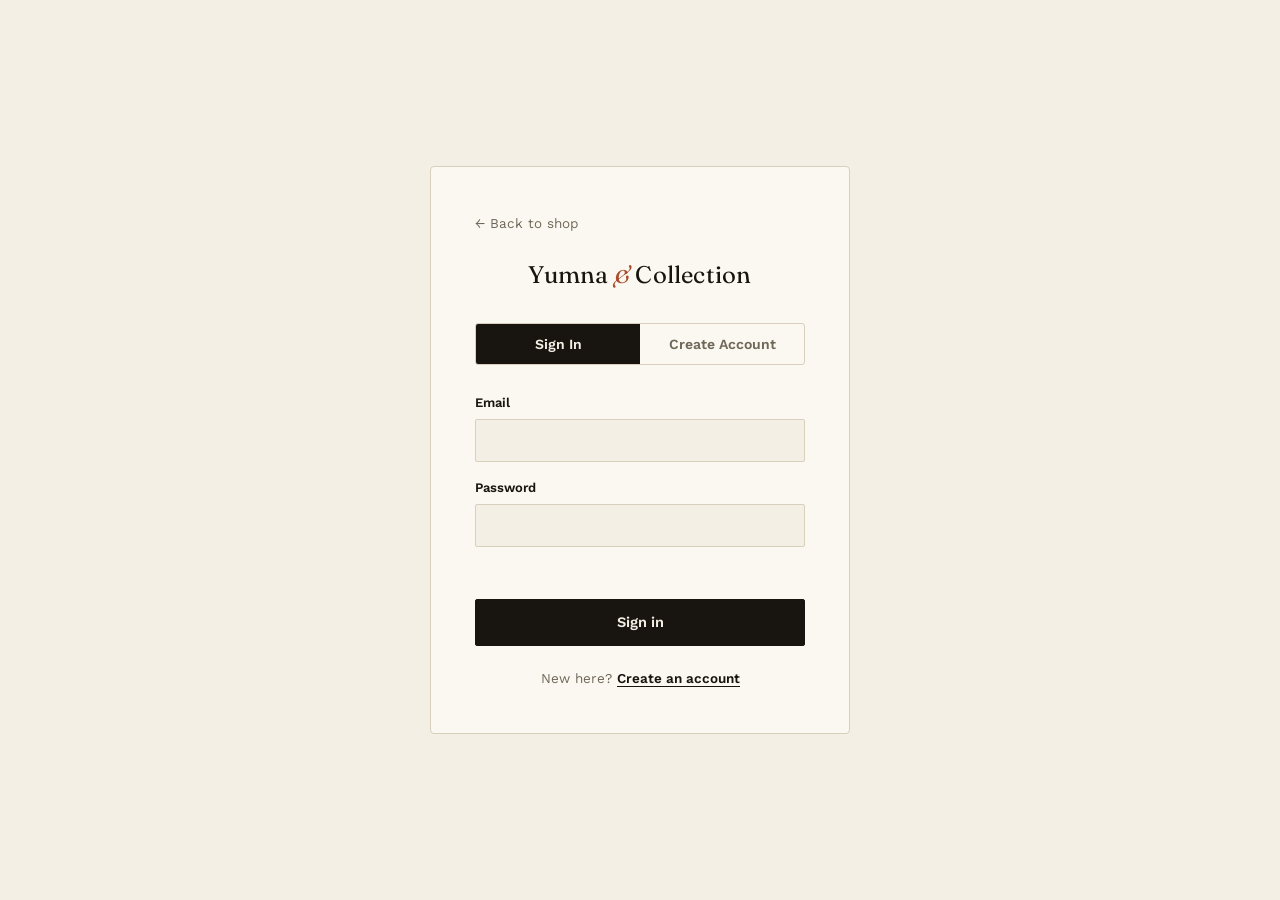
<file: login.html>
<!DOCTYPE html>
<html lang="en">
<head>
<meta charset="UTF-8">
<meta name="viewport" content="width=device-width, initial-scale=1.0">
<title>Sign In — Yumna Collection</title>
<meta name="description" content="Sign in or create an account with Yumna Collection.">
<link rel="stylesheet" href="style.css">
<script src="script.js" defer></script>
<link rel="preconnect" href="https://fonts.googleapis.com">
<link rel="preconnect" href="https://fonts.gstatic.com" crossorigin>
<link href="https://fonts.googleapis.com/css2?family=Fraunces:ital,opsz,wght@0,9..144,400;0,9..144,500;0,9..144,600;1,9..144,500&family=Work+Sans:wght@400;500;600&display=swap" rel="stylesheet">
</head>
<body>

<div class="auth-page">
  <div class="auth-card">
    <a href="index.html" class="auth-back">&larr; Back to shop</a>

    <div class="auth-brand">
      <a href="index.html" class="brand-mark">Yumna <em>&amp;</em> Collection</a>
    </div>

    <div class="auth-tabs" role="tablist">
      <button type="button" class="is-active" id="tabSignIn" role="tab" aria-selected="true">Sign In</button>
      <button type="button" id="tabSignUp" role="tab" aria-selected="false">Create Account</button>
    </div>

    <!-- SIGN IN FORM -->
    <form class="auth-form is-active" id="signInForm" novalidate>
      <div class="auth-field">
        <label for="signInEmail">Email</label>
        <input type="email" id="signInEmail" autocomplete="email" required>
      </div>
      <div class="auth-field">
        <label for="signInPassword">Password</label>
        <input type="password" id="signInPassword" autocomplete="current-password" required>
      </div>
      <p class="auth-error" id="signInError"></p>
      <button type="submit" class="btn btn-primary auth-submit">Sign in</button>
    </form>

    <!-- CREATE ACCOUNT FORM -->
    <form class="auth-form" id="signUpForm" novalidate>
      <div class="auth-field">
        <label for="signUpName">Full name</label>
        <input type="text" id="signUpName" autocomplete="name" required>
      </div>
      <div class="auth-field">
        <label for="signUpEmail">Email</label>
        <input type="email" id="signUpEmail" autocomplete="email" required>
      </div>
      <div class="auth-field">
        <label for="signUpPassword">Password</label>
        <input type="password" id="signUpPassword" autocomplete="new-password" required minlength="8">
      </div>
      <div class="auth-field">
        <label for="signUpConfirm">Confirm password</label>
        <input type="password" id="signUpConfirm" autocomplete="new-password" required minlength="8">
      </div>
      <p class="auth-error" id="signUpError"></p>
      <button type="submit" class="btn btn-primary auth-submit">Create account</button>
    </form>

    <p class="auth-foot" id="authFoot">New here? <a href="#" id="switchToSignUp">Create an account</a></p>
  </div>
</div>
</body>
</html>
</file>
<file: style.css>
/* =====================================================================
   DESIGN TOKENS
   Change these and the whole site restyles.
===================================================================== */
:root{
  --ink:        #18140f;   /* near-black text / dark surfaces */
  --ivory:      #f4efe4;   /* main background */
  --paper:      #fbf8f2;   /* card / raised surface */
  --clay:       #a94e2d;   /* primary accent — buttons, prices, links */
  --olive:      #565a40;   /* secondary accent — tags, small marks */
  --line:       #d8cfbd;   /* borders / dividers */
  --muted:      #6f6858;   /* secondary text */

  --font-display: 'Fraunces', Georgia, serif;
  --font-body:    'Work Sans', -apple-system, sans-serif;

  --container: 1240px;
  --gutter: clamp(20px, 4vw, 56px);
}

*,*::before,*::after{ box-sizing: border-box; }
html{ scroll-behavior: smooth; }
@media (prefers-reduced-motion: reduce){
  html{ scroll-behavior: auto; }
  *{ animation-duration: 0.001ms !important; transition-duration: 0.001ms !important; }
}

body{
  margin:0;
  background: var(--ivory);
  color: var(--ink);
  font-family: var(--font-body);
  font-size: 16px;
  line-height: 1.55;
  -webkit-font-smoothing: antialiased;
}

img{ max-width:100%; display:block; }
a{ color:inherit; text-decoration:none; }
button{ font-family:inherit; cursor:pointer; }
ul{ margin:0; padding:0; list-style:none; }
h1,h2,h3,h4{ margin:0; font-family: var(--font-display); font-weight:600; }
p{ margin:0; }

.wrap{
  max-width: var(--container);
  margin-inline:auto;
  padding-inline: var(--gutter);
}

:focus-visible{
  outline: 2px solid var(--clay);
  outline-offset: 3px;
}

/* placeholder-image helper: a soft frame so swapped-in photos read as intentional crops */
.ph{
  width:100%; height:100%; object-fit:cover; display:block;
  background: var(--paper);
}

/* =====================================================================
   ANNOUNCEMENT BAR
===================================================================== */
.announce{
  background: var(--ink);
  color: var(--ivory);
  text-align:center;
  font-size: 13px;
  letter-spacing: .02em;
  padding: 10px var(--gutter);
  position: relative;
}
.announce button{
  position:absolute; right:14px; top:50%; transform:translateY(-50%);
  background:none; border:none; color: var(--ivory); opacity:.6;
  font-size:16px; line-height:1; padding:4px;
}
.announce button:hover{ opacity:1; }

/* =====================================================================
   HEADER
===================================================================== */
header.site-header{
  position: sticky; top:0; z-index: 60;
  background: var(--ivory);
  border-bottom: 1px solid var(--line);
  transition: box-shadow .25s ease, padding .25s ease;
}
header.site-header.is-scrolled{
  box-shadow: 0 6px 20px -12px rgba(24,20,15,.35);
}
.nav-row{
  display:flex; align-items:center; justify-content:space-between;
  padding-block: 20px;
  transition: padding-block .25s ease;
}
header.site-header.is-scrolled .nav-row{ padding-block: 12px; }

.brand-mark{
  font-family: var(--font-display);
  font-size: 26px;
  letter-spacing: .01em;
  white-space: nowrap;
}
.brand-mark em{ font-style: italic; color: var(--clay); }

nav.primary-nav{ display:flex; gap: 34px; }
nav.primary-nav a{
  font-size: 14.5px;
  font-weight: 500;
  position: relative;
  padding-block: 4px;
}
nav.primary-nav a::after{
  content:"";
  position:absolute; left:0; right:0; bottom:-2px;
  height:1px; background: var(--ink);
  transform: scaleX(0); transform-origin: right;
  transition: transform .25s ease;
}
nav.primary-nav a:hover::after{ transform: scaleX(1); transform-origin: left; }

.header-actions{ display:flex; align-items:center; gap: 20px; }
.icon-btn{
  background:none; border:none; padding:6px;
  display:flex; align-items:center; justify-content:center;
  color: var(--ink);
}
.icon-btn svg{ width:20px; height:20px; }
.bag-btn{ position:relative; }
.bag-count{
  position:absolute; top:0; right:0;
  background: var(--clay); color:#fff;
  font-size:10px; font-weight:600;
  width:16px; height:16px; border-radius:50%;
  display:flex; align-items:center; justify-content:center;
}

.menu-toggle{
  display:none; background:none; border:none;
  width: 30px; height:20px; position:relative;
}
.menu-toggle span{
  position:absolute; left:0; right:0; height:2px; background:var(--ink);
  transition: transform .25s ease, opacity .25s ease, top .25s ease;
}
.menu-toggle span:nth-child(1){ top:0; }
.menu-toggle span:nth-child(2){ top:9px; }
.menu-toggle span:nth-child(3){ top:18px; }
.menu-toggle.is-open span:nth-child(1){ top:9px; transform: rotate(45deg); }
.menu-toggle.is-open span:nth-child(2){ opacity:0; }
.menu-toggle.is-open span:nth-child(3){ top:9px; transform: rotate(-45deg); }

/* =====================================================================
   HERO
===================================================================== */
.hero{
  position: relative;
  padding-block: clamp(40px, 6vw, 72px);
}
.hero-grid{
  display:grid;
  grid-template-columns: 0.95fr 1.15fr;
  align-items:center;
  gap: clamp(24px, 5vw, 64px);
}
.hero-copy{ opacity:0; transform: translateY(18px); animation: rise .8s ease forwards .15s; }
.hero-eyebrow{
  color: var(--olive);
  font-size: 13.5px;
  font-weight: 600;
  margin-bottom: 18px;
}
.hero h1{
  font-size: clamp(38px, 5.2vw, 68px);
  line-height: 1.04;
  letter-spacing: -0.01em;
}
.hero h1 .accent{ font-style: italic; color: var(--clay); font-weight:500; }
.hero p.lede{
  margin-top: 22px;
  max-width: 42ch;
  color: var(--muted);
  font-size: 17px;
}
.hero-ctas{ display:flex; gap:16px; margin-top: 34px; flex-wrap:wrap; }

.btn{
  display:inline-flex; align-items:center; gap:10px;
  padding: 14px 28px;
  font-size: 14.5px; font-weight:600;
  border-radius: 2px;
  border:1px solid var(--ink);
  transition: background .2s ease, color .2s ease, border-color .2s ease, transform .15s ease;
}
.btn-primary{ background: var(--ink); color: var(--ivory); }
.btn-primary:hover{ background: var(--clay); border-color: var(--clay); transform: translateY(-1px); }
.btn-ghost{ background:transparent; color:var(--ink); }
.btn-ghost:hover{ background: var(--ink); color: var(--ivory); }

.hero-stats{
  display:flex; gap: 34px; margin-top: 46px;
  padding-top: 26px; border-top: 1px solid var(--line);
  max-width: 46ch;
}
.hero-stats div strong{ display:block; font-family: var(--font-display); font-size: 22px; }
.hero-stats div span{ font-size: 12.5px; color: var(--muted); }

.hero-media{
  position:relative;
  opacity:0; transform: translateY(18px); animation: rise .8s ease forwards .3s;
}
.hero-media .frame-1{
  aspect-ratio: 4/5; overflow:hidden; border-radius: 3px;
}
.hero-media .frame-2{
  position:absolute; width: 45%; aspect-ratio: 3/4;
  bottom: -8%; left: -12%;
  border: 6px solid var(--ivory);
  overflow:hidden; border-radius: 3px;
  box-shadow: 0 20px 40px -18px rgba(24,20,15,.4);
}
.hero-tag{
  position:absolute; top: 24px; right: -18px;
  background: var(--paper); border:1px solid var(--line);
  padding: 12px 16px; border-radius: 2px;
  font-size: 12.5px; max-width: 170px;
  box-shadow: 0 14px 30px -18px rgba(24,20,15,.35);
}
.hero-tag:hover{
  background-color: var(--clay);
  color: #fff;
  transition: 0.3s;
}
.hero-tag strong{ display:block; font-family: var(--font-display); font-size:15px; margin-bottom:2px; }

@keyframes rise{ to{ opacity:1; transform: translateY(0); } }

/* =====================================================================
   CATEGORY RAIL
===================================================================== */
.section{ padding-block: clamp(56px, 8vw, 96px); }
.section-head{
  display:flex; align-items:flex-end; justify-content:space-between;
  gap: 24px; margin-bottom: 36px; flex-wrap:wrap;
}
.section-head h2{ font-size: clamp(28px, 3.4vw, 40px); }
.section-head p{ color: var(--muted); max-width: 46ch; margin-top:10px; }
.section-link{ font-size:14px; font-weight:600; border-bottom:1px solid var(--ink); padding-bottom:2px; white-space:nowrap; }

.category-rail{
  display:grid;
  grid-template-columns: repeat(4, 1fr);
  gap: 18px;
}
.category-card{
  position:relative; aspect-ratio: 3/4; overflow:hidden; border-radius:3px;
  display:flex; align-items:flex-end;
}
.category-card img{ position:absolute; inset:0; width:100%; height:100%; object-fit:cover; transition: transform .5s ease; }
.category-card:hover img{ transform: scale(1.06); }
.category-card::after{
  content:""; position:absolute; inset:0;
  background: linear-gradient(180deg, rgba(24,20,15,0) 45%, rgba(24,20,15,.62) 100%);
}
.category-card .label{
  position:relative; z-index:1; color:#fff; padding: 20px;
  font-family: var(--font-display); font-size: 20px;
}
.category-card .label span{
  display:block; font-family: var(--font-body); font-size:12.5px; font-weight:500;
  opacity:.85; margin-top:4px;
}

/* =====================================================================
   PRODUCT GRID
===================================================================== */
.product-grid{
  display:grid;
  grid-template-columns: repeat(4, 1fr);
  gap: 28px 22px;
}
.product-card{ display:flex; flex-direction:column; }
.product-media{
  position:relative; aspect-ratio: 3/4; overflow:hidden; border-radius:3px;
  background: var(--paper);
}
.product-media img{
  position:absolute; inset:0; width:100%; height:100%; object-fit:cover;
  transition: opacity .35s ease;
}
.product-media img.alt{ opacity:0; }
.product-card:hover .product-media img.main{ opacity:0; }
.product-card:hover .product-media img.alt{ opacity:1; }

.product-quickadd{
  position:absolute; left:10px; right:10px; bottom:10px;
  background: var(--ivory); border:1px solid var(--ink);
  font-size:12.5px; font-weight:600; padding:10px;
  text-align:center; border-radius:2px;
  opacity:0; transform: translateY(8px);
  transition: opacity .2s ease, transform .2s ease, background .2s ease, color .2s ease;
}
.product-card:hover .product-quickadd{ opacity:1; transform:translateY(0); }
.product-quickadd:hover{ background: var(--ink); color: var(--ivory); }

.product-tag{
  position:absolute; top:10px; left:10px; z-index:2;
  background: var(--olive); color:#fff; font-size:11px; font-weight:600;
  padding: 5px 9px; border-radius: 2px; letter-spacing:.02em;
}

.product-info{ padding-top: 14px; display:flex; justify-content:space-between; gap:10px; }
.product-info h3{ font-size:16px; font-weight:500; font-family: var(--font-body); }
.product-info .swatches{ margin-top:6px; display:flex; gap:6px; }
.product-info .swatches i{ width:13px; height:13px; border-radius:50%; display:inline-block; border:1px solid rgba(0,0,0,.15); }
.product-price{ text-align:right; white-space:nowrap; }
.product-price .now{ font-weight:600; color: var(--clay); }
.product-price .was{ display:block; font-size:12.5px; color: var(--muted); text-decoration: line-through; }

/* =====================================================================
   LOOKBOOK BANNER
===================================================================== */
.lookbook{
  position: relative;
  min-height: 65vh;
  display:flex; align-items:center;
  overflow:hidden;
  color:#fff;
}
.lookbook img{
  position:absolute; inset:0; width:100%; height:100%; object-fit:cover;
  z-index:0; transform: scale(1.02);
}
.lookbook::before{
  content:""; position:absolute; inset:0; z-index:1;
  background: linear-gradient(100deg, rgba(20,17,12,.78) 0%, rgba(20,17,12,.35) 55%, rgba(20,17,12,0) 85%);
}
.lookbook-content{ position:relative; z-index:2; max-width: 480px; }
.lookbook-content .hero-eyebrow{ color: #d8cfbd; }
.lookbook-content h2{ font-size: clamp(30px, 4vw, 46px); color:#fff; line-height:1.1; }
.lookbook-content p{ margin-top:18px; color: rgba(255,255,255,.82); max-width: 40ch; }
.lookbook-content .btn-ghost{ border-color:#fff; color:#fff; margin-top: 28px; }
.lookbook-content .btn-ghost:hover{ background:#fff; color: var(--ink); }

/* =====================================================================
   VALUES / STORY STRIP
===================================================================== */
.values{
  display:grid; grid-template-columns: repeat(3,1fr);
  gap: 40px;
  border-top:1px solid var(--line); border-bottom:1px solid var(--line);
  padding-block: 48px;
}
.value-item .glyph{
  width:40px; height:40px; margin-bottom:18px;
  color: var(--clay);
}
.value-item h3{ font-size:18px; margin-bottom:8px; }
.value-item p{ color: var(--muted); font-size:14.5px; max-width: 34ch; }

/* =====================================================================
   NEWSLETTER
===================================================================== */
.newsletter{
  background: var(--ink); color: var(--ivory);
  border-radius: 4px;
  padding: clamp(36px, 5vw, 56px);
  display:grid; grid-template-columns: 1.1fr 1fr; gap: 30px; align-items:center;
}
.newsletter h2{ color:#fff; font-size: clamp(24px, 2.6vw, 32px); }
.newsletter p{ color: rgba(244,239,228,.7); margin-top:10px; max-width: 42ch; }
.newsletter-form{ display:flex; gap:10px; flex-wrap:wrap; }
.newsletter-form input{
  flex:1; min-width: 200px;
  background: transparent; border:1px solid rgba(244,239,228,.4);
  color:#fff; padding: 14px 16px; border-radius:2px; font-size:14.5px;
}
.newsletter-form input::placeholder{ color: rgba(244,239,228,.55); }
.newsletter-form input:focus{ outline:none; border-color:#fff; }
.newsletter-form button{
  background: var(--clay); color:#fff; border:none;
  padding: 14px 26px; font-weight:600; font-size:14.5px; border-radius:2px;
  transition: background .2s ease;
}
.newsletter-form button:hover{ background:#c25d38; }
.newsletter-note{
  font-size:12.5px; margin-top:10px; color: rgba(244,239,228,.65); min-height: 18px;
}
.newsletter-note.success{ color: #cfe0b8; }

/* =====================================================================
   FOOTER
===================================================================== */
footer{ border-top:1px solid var(--line); padding-block: 56px 28px; }
.footer-grid{
  display:grid; grid-template-columns: 1.4fr repeat(3, 1fr); gap: 32px;
}
.footer-brand p{ color: var(--muted); font-size:14.5px; margin-top:14px; max-width:32ch; }
.footer-social{ display:flex; gap:14px; margin-top:22px; }
.footer-social a{
  width:36px; height:36px; border:1px solid var(--line); border-radius:50%;
  display:flex; align-items:center; justify-content:center; transition: background .2s ease, color .2s ease;
}
.footer-social a:hover{ background: var(--ink); color: var(--ivory); }
.footer-social svg{ width:16px; height:16px; }

.footer-col h4{ font-size:13.5px; font-weight:600; margin-bottom:18px; letter-spacing:.02em; }
.footer-col ul li{ margin-bottom:11px; }
.footer-col a{ font-size:14.5px; color: var(--muted); transition: color .15s ease; }
.footer-col a:hover{ color: var(--ink); }

.footer-bottom{
  margin-top: 48px; padding-top: 22px; border-top:1px solid var(--line);
  display:flex; justify-content:space-between; align-items:center; flex-wrap:wrap; gap:12px;
  font-size:13px; color: var(--muted);
}
.footer-bottom .payments{ display:flex; gap:8px; }
.footer-bottom .payments span{
  border:1px solid var(--line); border-radius:3px; padding:4px 8px; font-size:11px; letter-spacing:.03em;
}

/* back to top */
.to-top{
  position: fixed; right: 22px; bottom: 22px; z-index: 50;
  width: 44px; height:44px; border-radius:50%;
  background: var(--ink); color: var(--ivory); border:none;
  display:flex; align-items:center; justify-content:center;
  opacity:0; pointer-events:none; transform: translateY(10px);
  transition: opacity .25s ease, transform .25s ease;
}
.to-top.is-visible{ opacity:1; pointer-events:auto; transform:translateY(0); }
.to-top svg{ width:18px; height:18px; }

/* =====================================================================
   MOBILE MENU PANEL
===================================================================== */
.mobile-panel{
  position: fixed; inset: 0 0 0 auto; width: min(340px, 86vw);
  background: var(--ivory); z-index: 90;
  transform: translateX(100%); transition: transform .3s ease;
  padding: 22px var(--gutter); overflow-y:auto;
  box-shadow: -14px 0 40px -20px rgba(0,0,0,.4);
}
.mobile-panel.is-open{ transform: translateX(0); }
.mobile-panel-head{ display:flex; justify-content:space-between; align-items:center; margin-bottom: 30px; }
.mobile-panel nav a{
  display:block; padding: 14px 0; font-size: 18px; font-family: var(--font-display);
  border-bottom: 1px solid var(--line);
}
.scrim{
  position:fixed; inset:0; background: rgba(24,20,15,.4); z-index:80;
  opacity:0; pointer-events:none; transition: opacity .3s ease;
}
.scrim.is-visible{ opacity:1; pointer-events:auto; }

/* =====================================================================
   SEARCH OVERLAY
===================================================================== */
.search-overlay{
  position: fixed; inset: 0; z-index: 95;
  background: rgba(24,20,15,.92);
  color: var(--ivory);
  opacity: 0; pointer-events: none;
  transform: translateY(-8px);
  transition: opacity .25s ease, transform .25s ease;
  overflow-y: auto;
}
.search-overlay.is-open{ opacity: 1; pointer-events: auto; transform: translateY(0); }
.search-overlay-inner{ padding-block: clamp(60px, 10vh, 110px) 60px; }

.search-field{
  display:flex; align-items:center; gap: 16px;
  border-bottom: 1px solid rgba(244,239,228,.35);
  padding-bottom: 18px;
}
.search-field svg{ width:22px; height:22px; flex-shrink:0; opacity:.8; }
.search-field input{
  flex:1; background:none; border:none; color:#fff;
  font-family: var(--font-display); font-size: clamp(22px, 3.4vw, 34px);
  outline: none;
}
.search-field input::placeholder{ color: rgba(244,239,228,.45); }
.search-field .icon-btn{ color:#fff; }

.search-hint{ margin-top: 18px; font-size: 13.5px; color: rgba(244,239,228,.55); }

.search-results{ margin-top: 26px; display:flex; flex-direction:column; gap: 4px; }
.search-result{
  display:flex; align-items:center; gap: 16px; width:100%;
  padding: 12px 8px; border-radius: 3px; text-align:left;
  background:none; border:none; color:inherit; font:inherit;
  transition: background .15s ease;
}
.search-result:hover, .search-result:focus-visible{ background: rgba(244,239,228,.08); }
.search-result img{
  width: 52px; height: 66px; object-fit: cover; border-radius: 2px; flex-shrink:0;
}
.search-result .sr-info{ flex:1; min-width:0; }
.search-result .sr-info h4{ font-family: var(--font-body); font-weight:500; font-size:15px; }
.search-result .sr-price{ font-weight:600; color: var(--clay); font-size:14px; white-space:nowrap; }
.search-no-results{ font-size: 14px; color: rgba(244,239,228,.6); padding: 12px 8px; }

/* =====================================================================
   AUTH PAGE (login.html)
===================================================================== */
.auth-page{
  min-height: 100vh;
  display:flex; align-items:center; justify-content:center;
  padding: var(--gutter, 24px);
  background: var(--ivory);
}
.auth-card{
  width: 100%; max-width: 420px;
  background: var(--paper);
  border: 1px solid var(--line);
  border-radius: 4px;
  padding: clamp(28px, 5vw, 44px);
}
.auth-brand{ text-align:center; margin-bottom: 30px; }
.auth-brand .brand-mark{ font-size: 24px; }
.auth-tabs{
  display:flex; border: 1px solid var(--line); border-radius: 3px;
  overflow:hidden; margin-bottom: 28px;
}
.auth-tabs button{
  flex:1; padding: 12px; font-size: 14px; font-weight:600;
  background: transparent; border:none; color: var(--muted);
  transition: background .2s ease, color .2s ease;
}
.auth-tabs button.is-active{ background: var(--ink); color: var(--ivory); }
.auth-form{ display:none; flex-direction:column; gap: 16px; }
.auth-form.is-active{ display:flex; }
.auth-field{ display:flex; flex-direction:column; gap: 6px; }
.auth-field label{ font-size: 13px; font-weight:600; }
.auth-field input{
  padding: 12px 14px; border: 1px solid var(--line); border-radius: 2px;
  font-family: var(--font-body); font-size: 14.5px; background: var(--ivory);
}
.auth-field input:focus{ outline: none; border-color: var(--ink); }
.auth-error{ font-size: 12.5px; color: var(--clay); min-height: 16px; }
.auth-error.success{ color: var(--olive); }
.auth-submit{ margin-top: 4px; justify-content:center; }
.auth-foot{
  text-align:center; margin-top: 22px; font-size: 13.5px; color: var(--muted);
}
.auth-foot a{ font-weight:600; color: var(--ink); border-bottom: 1px solid var(--ink); }
.auth-back{
  display:inline-flex; align-items:center; gap:8px;
  font-size: 13.5px; margin-bottom: 22px; color: var(--muted);
}
.auth-back:hover{ color: var(--ink); }

/* =====================================================================
   CART DRAWER
===================================================================== */
.cart-drawer{
  position: fixed; inset: 0 0 0 auto; width: min(420px, 92vw);
  background: var(--ivory); z-index: 96;
  transform: translateX(100%); transition: transform .3s ease;
  display:flex; flex-direction:column;
  box-shadow: -14px 0 40px -20px rgba(0,0,0,.4);
}
.cart-drawer.is-open{ transform: translateX(0); }

.cart-head{
  display:flex; align-items:center; justify-content:space-between;
  padding: 22px var(--gutter, 24px);
  border-bottom: 1px solid var(--line);
}
.cart-head h3{ font-size: 20px; }

.cart-items{
  flex:1; overflow-y:auto; padding: 12px var(--gutter, 24px);
  display:flex; flex-direction:column; gap: 18px;
}
.cart-line{
  display:flex; gap: 14px; padding-block: 14px;
  border-bottom: 1px solid var(--line);
}
.cart-line img{
  width: 68px; height: 86px; object-fit:cover; border-radius:2px; flex-shrink:0;
  background: var(--paper);
}
.cart-line-info{ flex:1; display:flex; flex-direction:column; gap:6px; min-width:0; }
.cart-line-info h4{ font-family: var(--font-body); font-weight:500; font-size:15px; }
.cart-line-info .cart-line-price{ font-size: 13.5px; color: var(--muted); }
.cart-line-controls{
  display:flex; align-items:center; justify-content:space-between; margin-top:auto;
}
.qty-stepper{
  display:flex; align-items:center; border:1px solid var(--line); border-radius:2px;
}
.qty-stepper button{
  background:none; border:none; width:26px; height:26px; font-size:15px; line-height:1;
  display:flex; align-items:center; justify-content:center; color: var(--ink);
}
.qty-stepper button:hover{ background: var(--paper); }
.qty-stepper span{ min-width: 22px; text-align:center; font-size:13.5px; }
.cart-line-remove{
  background:none; border:none; font-size:12.5px; color: var(--muted);
  text-decoration:underline; text-underline-offset:2px;
}
.cart-line-remove:hover{ color: var(--clay); }

.cart-empty{
  flex:1; display:flex; align-items:center; justify-content:center;
  color: var(--muted); font-size:14.5px; padding: 40px var(--gutter, 24px);
}

.cart-footer{
  padding: 20px var(--gutter, 24px) 26px;
  border-top: 1px solid var(--line);
}
.cart-subtotal{
  display:flex; justify-content:space-between; align-items:center;
  font-size: 15px; margin-bottom: 16px;
}
.cart-subtotal strong{ font-family: var(--font-display); font-size: 19px; }
.cart-checkout{ width:100%; justify-content:center; }

/* =====================================================================
   CATEGORY PAGE (category.html)
===================================================================== */
.category-page-head{ padding-bottom: 32px; }
.breadcrumb{
  font-size: 13px; color: var(--muted); margin-bottom: 14px;
}
.breadcrumb a{ color: var(--muted); text-decoration: underline; text-underline-offset: 2px; }
.breadcrumb a:hover{ color: var(--ink); }

.category-page-head h1{ font-size: clamp(28px, 3.6vw, 42px); }
.category-page-head .lede{ color: var(--muted); margin-top: 10px; max-width: 46ch; }

.category-tabs{
  display:flex; flex-wrap:wrap; gap: 10px;
  margin-top: 26px;
}
.category-tab{
  padding: 10px 18px;
  border: 1px solid var(--line);
  border-radius: 999px;
  background: transparent;
  font-size: 13.5px; font-weight: 600;
  color: var(--muted);
  transition: background .2s ease, color .2s ease, border-color .2s ease;
}
.category-tab:hover{ border-color: var(--ink); color: var(--ink); }
.category-tab.is-active{
  background: var(--ink); border-color: var(--ink); color: var(--ivory);
}

.category-empty{
  text-align:center; color: var(--muted); font-size: 14.5px;
  padding: 60px 20px; border: 1px dashed var(--line); border-radius: 4px;
  margin-bottom: 12px;
}

/* =====================================================================
   SIZE GUIDE MODAL
===================================================================== */
.modal{
  position: fixed; z-index: 97;
  top: 50%; left: 50%; transform: translate(-50%, -50%) scale(0.96);
  width: min(600px, 92vw);
  max-height: 85vh;
  overflow-y: auto;
  background: var(--ivory);
  border-radius: 4px;
  box-shadow: 0 30px 60px -20px rgba(0,0,0,.45);
  opacity: 0; pointer-events: none;
  transition: opacity .2s ease, transform .2s ease;
}
.modal.is-open{
  opacity: 1; pointer-events: auto;
  transform: translate(-50%, -50%) scale(1);
}

.modal-head{
  display:flex; align-items:center; justify-content:space-between;
  padding: 20px 24px;
  border-bottom: 1px solid var(--line);
  position: sticky; top: 0; background: var(--ivory);
}
.modal-head h3{ font-size: 19px; }

.modal-body{ padding: 22px 24px 28px; }
.modal-note{ font-size: 13.5px; color: var(--muted); margin-bottom: 18px; line-height: 1.6; }

.size-table-wrap{ overflow-x: auto; margin-bottom: 18px; }
.size-table{
  width: 100%; border-collapse: collapse; font-size: 13.5px; white-space: nowrap;
}
.size-table th, .size-table td{
  padding: 10px 14px; text-align: center; border: 1px solid var(--line);
}
.size-table th{
  background: var(--paper); font-family: var(--font-body); font-weight: 600;
}
.size-table td:first-child, .size-table th:first-child{
  font-weight: 600; background: var(--paper);
}

/* =====================================================================
   RETURNS / TRACK ORDER — SHARED FORM STYLES (inside .modal)
===================================================================== */
.form-field{ margin-bottom: 18px; }
.form-field label{
  display:block; font-size: 13.5px; font-weight:600; margin-bottom: 8px;
}
.form-field .field-hint{ font-weight:400; color: var(--muted); font-size:12.5px; }

.form-field input[type="email"],
.form-field input[type="text"],
.form-field textarea{
  width:100%; padding: 12px 14px; border:1px solid var(--line); border-radius:2px;
  font-family: var(--font-body); font-size:14.5px; background: var(--ivory); color: var(--ink);
  resize: vertical;
}
.form-field input[type="email"]:focus,
.form-field input[type="text"]:focus,
.form-field textarea:focus{ outline:none; border-color: var(--ink); }

.checkbox-group{ display:flex; flex-direction:column; gap:10px; }
.checkbox-item{
  display:flex; align-items:center; gap:10px;
  font-size:14px; font-weight:400; cursor:pointer;
}
.checkbox-item input[type="checkbox"]{
  width:16px; height:16px; accent-color: var(--clay); cursor:pointer;
}

.form-error{
  font-size:12.5px; color: var(--clay); min-height:16px; margin-bottom:14px;
}

/* Shared "thank you" confirmation panel — used by returns and track-order modals */
.returns-thanks{ text-align:center; padding: 20px 10px 10px; }
.returns-thanks svg{ width:46px; height:46px; color: var(--olive); margin-bottom:16px; }
.returns-thanks h4{ font-size:19px; margin-bottom:10px; }
.returns-thanks p{ color: var(--muted); font-size:14.5px; max-width:36ch; margin-inline:auto; }

/* =====================================================================
   FAQ MODAL — accordion
===================================================================== */
.faq-list{ display:flex; flex-direction:column; }
.faq-item{ border-bottom: 1px solid var(--line); }
.faq-item:first-child{ border-top: 1px solid var(--line); }

.faq-question{
  width:100%; display:flex; align-items:center; justify-content:space-between; gap:16px;
  background:none; border:none; text-align:left;
  padding: 16px 4px; font-size:14.5px; font-weight:600; color: var(--ink);
}
.faq-question svg{
  width:16px; height:16px; flex-shrink:0; color: var(--muted);
  transition: transform .2s ease;
}
.faq-item.is-open .faq-question svg{ transform: rotate(180deg); }

.faq-answer{ display:none; padding: 0 4px 18px; }
.faq-item.is-open .faq-answer{ display:block; }
.faq-answer p{ color: var(--muted); font-size:14px; line-height:1.6; }
.faq-answer a{ color: var(--ink); text-decoration:underline; text-underline-offset:2px; font-weight:600; }
</file>
